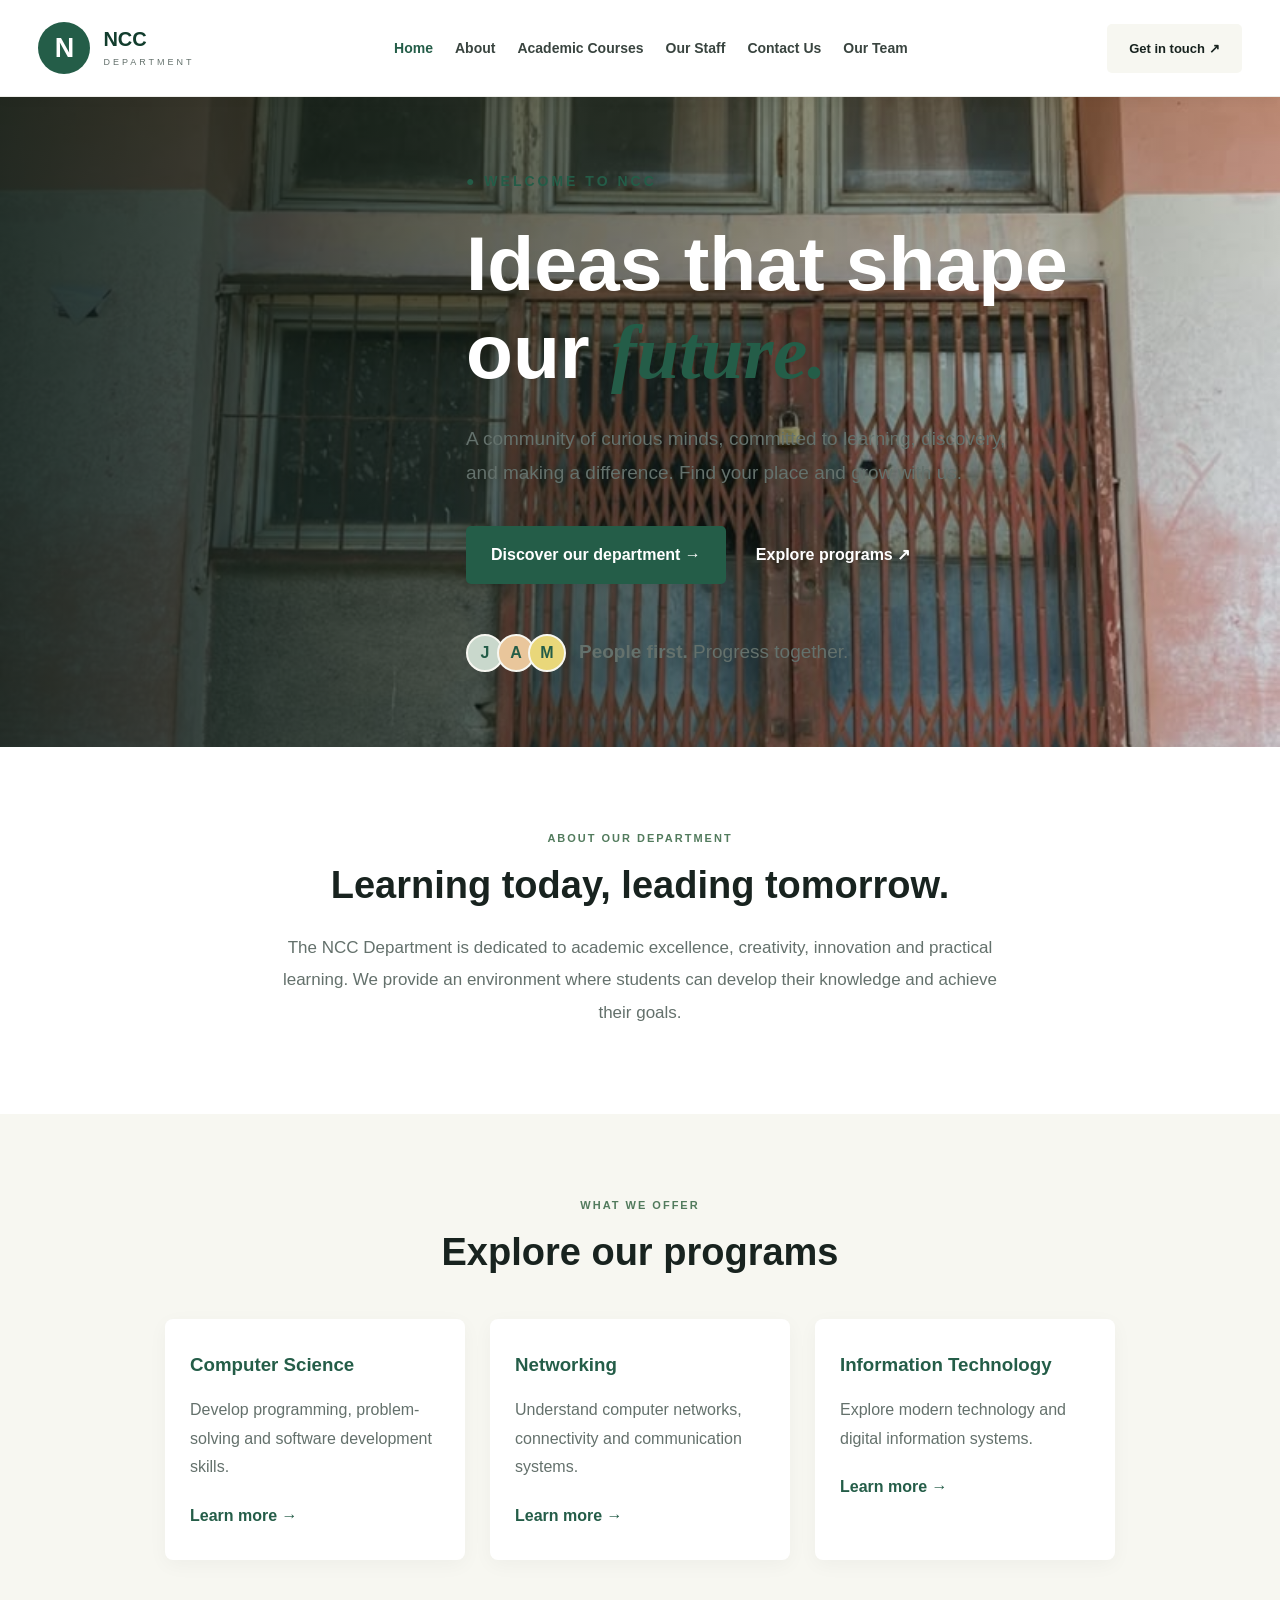
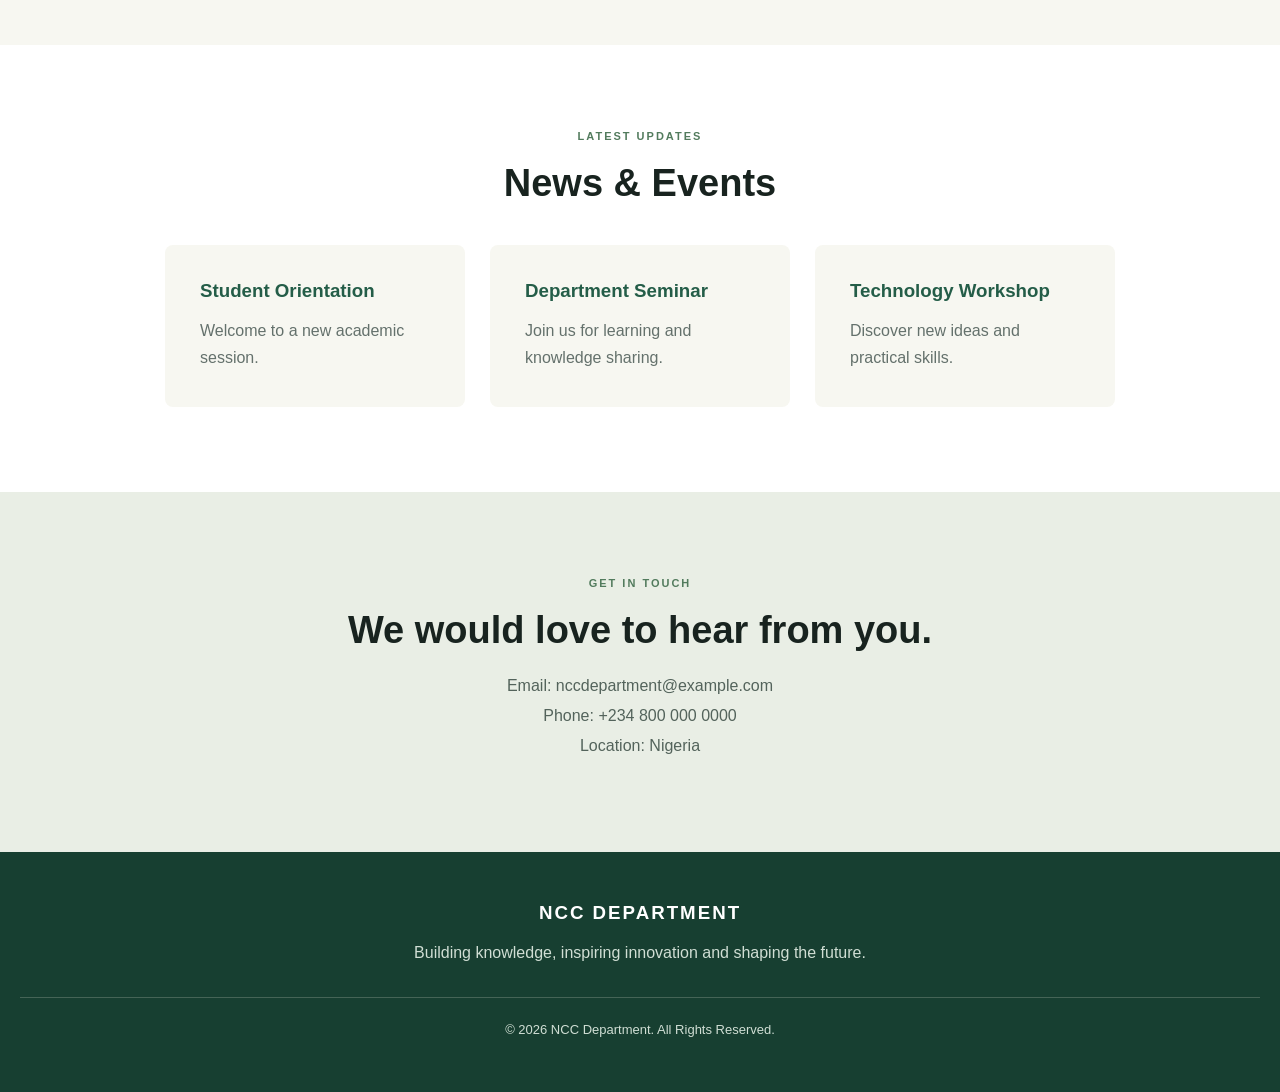
<file: index.html>
<!DOCTYPE html>
<html lang="en">

<head>
    <meta charset="UTF-8">
    <meta name="viewport" content="width=device-width, initial-scale=1.0">

    <title>NCC Department</title>

    <!-- External CSS -->
    <link rel="stylesheet" href="style.css">

    <!-- Internal CSS -->
    <style>
        * {
            margin: 0;
            padding: 0;
            box-sizing: border-box;
        }

        body {
            font-family: Arial, sans-serif;
            background-color: #f7f7f1;
            color: #18231f;
        }

        /* Hero Section */
        .hero {
            min-height: 650px;
            display: flex;
            align-items: center;
            justify-content: space-between;
            padding: 75px 5%;
            gap: 50px;
        }

        .hero-content {
            flex: 1;
        }

        .welcome {
            color: #245d48;
            font-size: 14px;
            font-weight: bold;
            letter-spacing: 3px;
            margin-bottom: 30px;
        }

        .hero h1 {
            font-size: clamp(45px, 6vw, 82px);
            line-height: 1.15;
            margin-bottom: 25px;
        }

        .hero h1 span {
            color: #245d48;
            font-family: Georgia, serif;
            font-style: italic;
        }

        .hero p {
            font-size: 19px;
            line-height: 1.8;
            color: #64716c;
            max-width: 550px;
        }

        .hero-image {
            flex: 1;
            min-width: 0;
        }

        .hero-image img {
            width: 100%;
            height: 480px;
            object-fit: cover;
            border-radius: 0 100px 5px 5px;
        }

        /* Hero Buttons */
        .hero-buttons {
            margin-top: 35px;
            display: flex;
            align-items: center;
            gap: 30px;
            flex-wrap: wrap;
        }
    </style>
</head>

<body>

    <!-- HEADER -->
    <header>
        <div class="logo">
            <div class="logo-icon">N</div>

            <div>
                <h2>NCC</h2>
                <small>DEPARTMENT</small>
            </div>
        </div>

        <nav>
            <a href="#home" class="active">Home</a>
            <a href="about.html">About</a>
            <a href="academic.html">Academic Courses</a>
            <a href="staff.html">Our Staff</a>
            <a href="contact.html">Contact Us</a>
            <a href="team.html">Our Team</a>
        </nav>

        <a href="contact.html" class="contact-button">
            Get in touch ↗
        </a>
    </header>









    <!-- HERO SECTION -->
    <section class="hero" id="home">

        <div class="hero-overlay"></div>

        <div class="hero-content">

            <div class="welcome">
                ● WELCOME TO NCC
            </div>

            <h1>
                Ideas that shape<br>
                our <span>future.</span>
            </h1>

            <p>
                A community of curious minds, committed to learning,
                discovery, and making a difference.
                Find your place and grow with us.
            </p>

            <div class="hero-buttons">

                <a href="#about" class="main-button">
                    Discover our department →
                </a>

                <a href="#programs" class="second-button">
                    Explore programs ↗
                </a>

            </div>

            <div class="people">
                <div class="circle">J</div>
                <div class="circle">A</div>
                <div class="circle">M</div>

                <p>
                    <strong>People first.</strong> Progress together.
                </p>
            </div>

        </div>

    </section>


    <!-- ABOUT SECTION -->
    <section class="about section" id="about">

        <div class="section-label">ABOUT OUR DEPARTMENT</div>

        <h2>Learning today, leading tomorrow.</h2>

        <p>
            The NCC Department is dedicated to academic excellence,
            creativity, innovation and practical learning.
            We provide an environment where students can develop
            their knowledge and achieve their goals.
        </p>

    </section>


    <!-- PROGRAMS SECTION -->
    <section class="programs section" id="programs">

        <div class="section-label">WHAT WE OFFER</div>

        <h2>Explore our programs</h2>

        <div class="program-container">

            <div class="program-card">
                <h3>Computer Science</h3>
                <p>
                    Develop programming, problem-solving
                    and software development skills.
                </p>
                <a href="#contact">Learn more →</a>
            </div>

            <div class="program-card">
                <h3>Networking</h3>
                <p>
                    Understand computer networks,
                    connectivity and communication systems.
                </p>
                <a href="#contact">Learn more →</a>
            </div>

            <div class="program-card">
                <h3>Information Technology</h3>
                <p>
                    Explore modern technology and
                    digital information systems.
                </p>
                <a href="#contact">Learn more →</a>
            </div>

        </div>

    </section>


    <!-- NEWS AND EVENTS -->
    <section class="news section" id="news">

        <div class="section-label">LATEST UPDATES</div>

        <h2>News & Events</h2>

        <div class="news-container">

            <div class="news-card">
                <h3>Student Orientation</h3>
                <p>Welcome to a new academic session.</p>
            </div>

            <div class="news-card">
                <h3>Department Seminar</h3>
                <p>Join us for learning and knowledge sharing.</p>
            </div>

            <div class="news-card">
                <h3>Technology Workshop</h3>
                <p>Discover new ideas and practical skills.</p>
            </div>

        </div>

    </section>


    <!-- CONTACT SECTION -->
    <section class="contact-section section" id="contact">

        <div class="section-label">GET IN TOUCH</div>

        <h2>We would love to hear from you.</h2>

        <p>Email: nccdepartment@example.com</p>
        <p>Phone: +234 800 000 0000</p>
        <p>Location: Nigeria</p>

    </section>


    <!-- FOOTER -->
    <footer>
        <h3>NCC DEPARTMENT</h3>

        <p>
            Building knowledge, inspiring innovation
            and shaping the future.
        </p>

        <p class="copyright">
            © 2026 NCC Department. All Rights Reserved.
        </p>
    </footer>

</body>

</html>
</file>
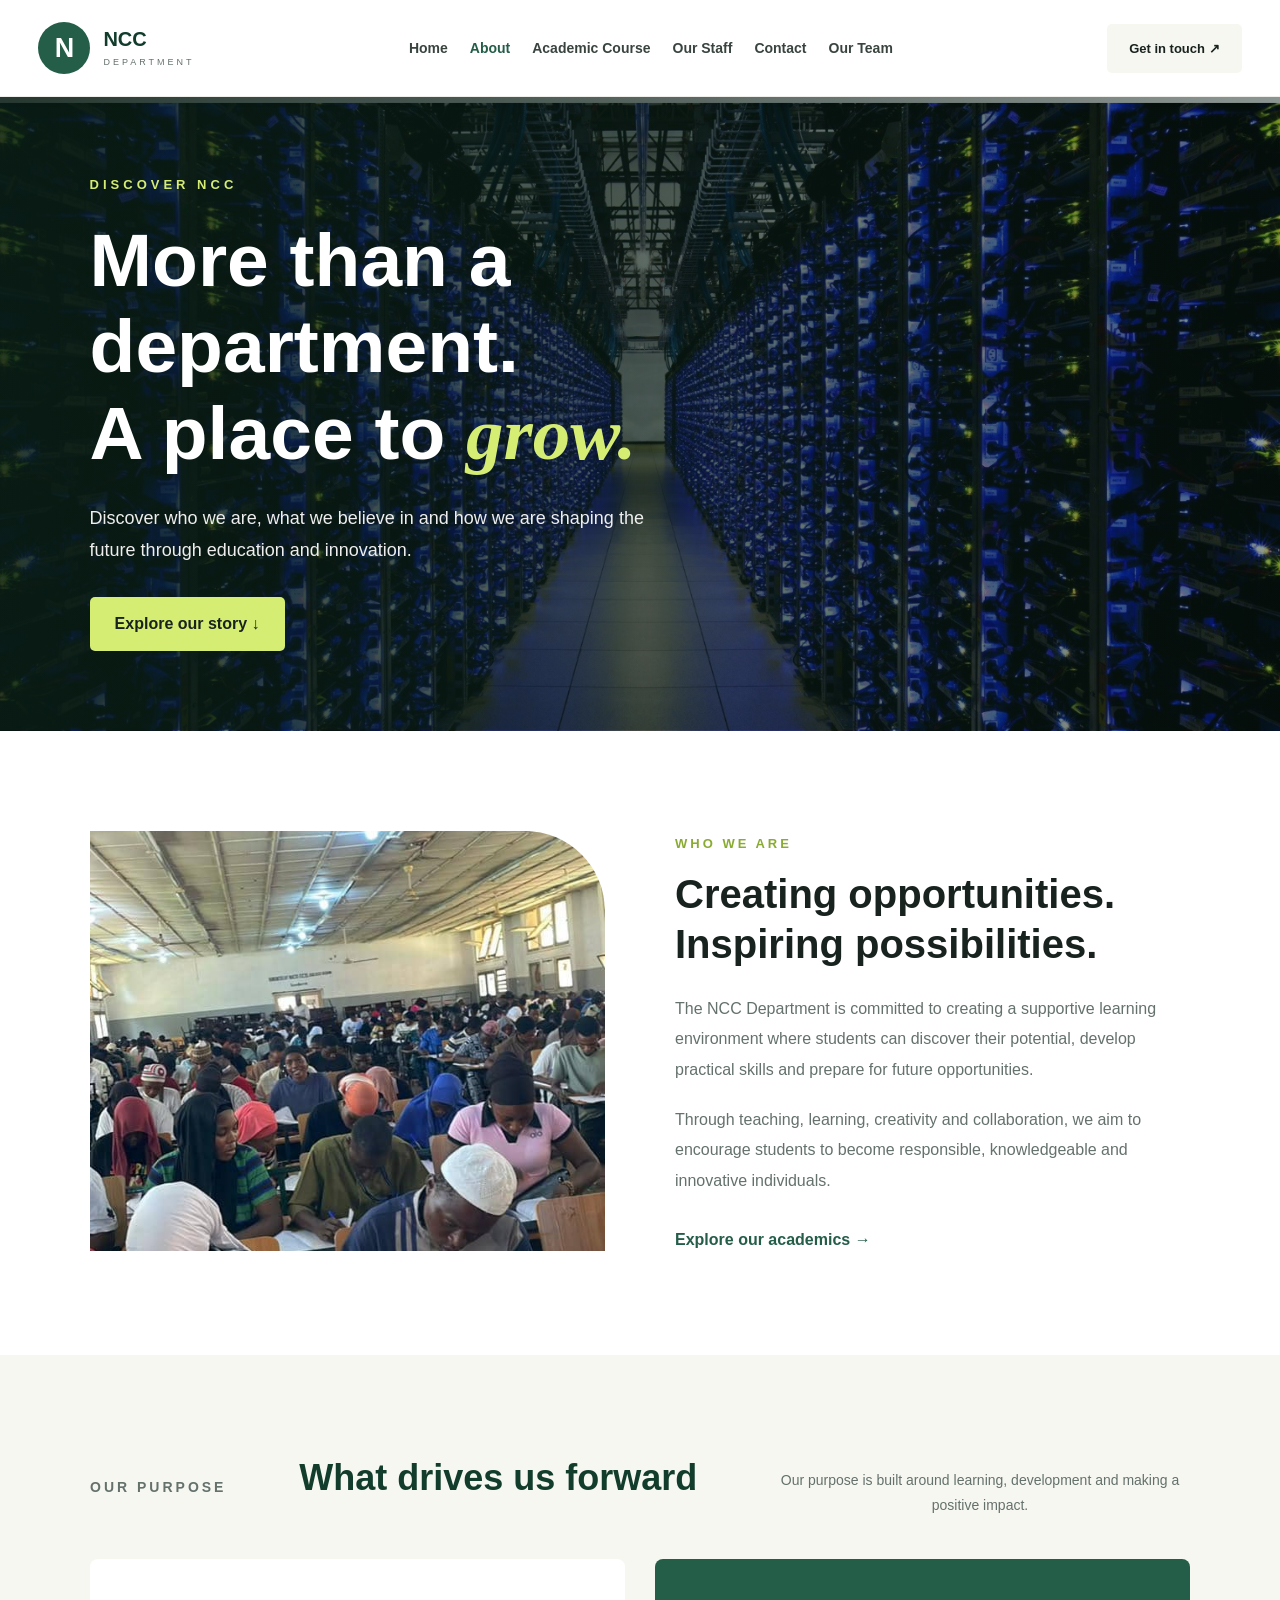
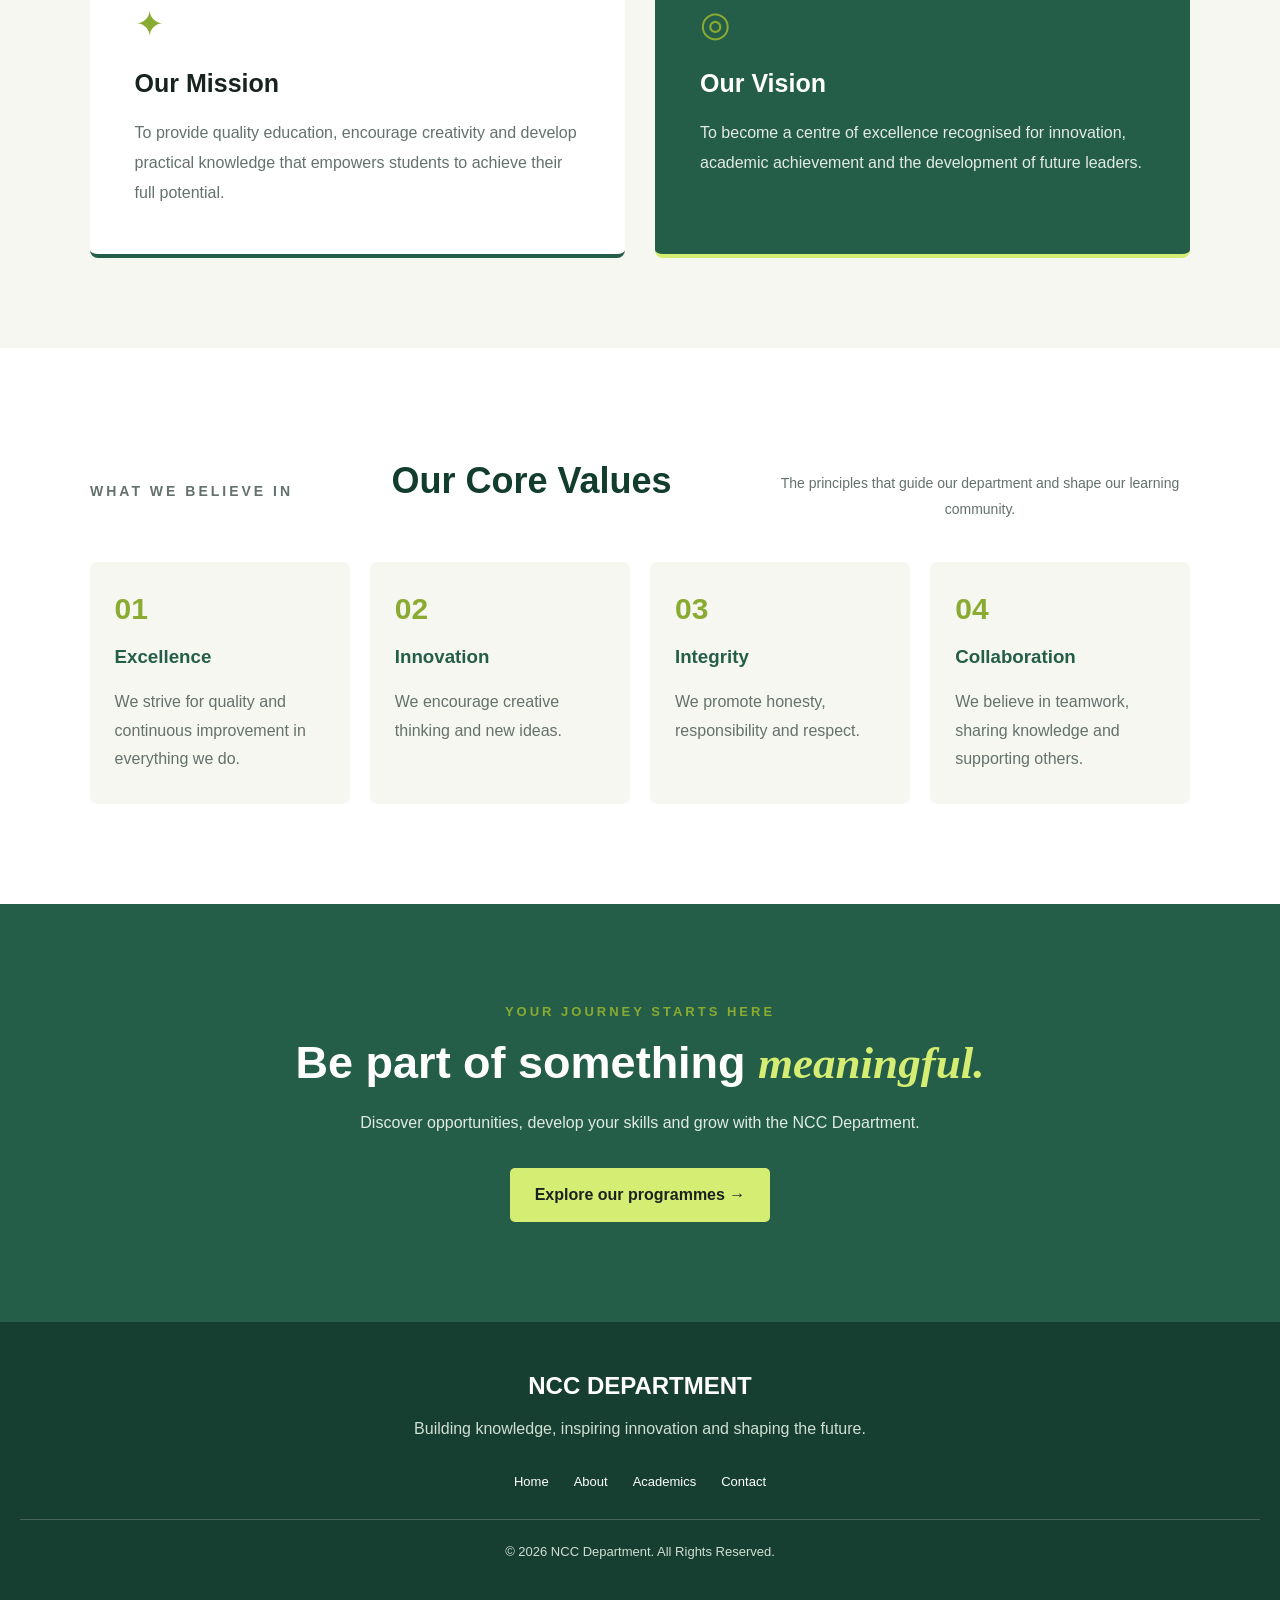
<file: about.html>
<!DOCTYPE html>
<html lang="en">

<head>
    <meta charset="UTF-8">
    <meta name="viewport" content="width=device-width, initial-scale=1.0">

    <title>About Us | NCC Department</title>

    <link rel="stylesheet" href="style.css">
</head>

<body>

    <!-- HEADER -->
    <header>
        <div class="logo">
            <div class="logo-icon">N</div>

            <div>
                <h2>NCC</h2>
                <small>DEPARTMENT</small>
            </div>
        </div>

        <nav>
            <a href="index.html">Home</a>
            <a href="about.html" class="active">About</a>
            <a href="academic.html">Academic Course</a>

            <a href="staff.html">Our Staff</a>
            <a href="contact.html">Contact</a>
            <a href="team.html">Our Team</a>
        </nav>

        <a href="contact.html" class="contact-button">
            Get in touch ↗
        </a>
    </header>


    <!-- ABOUT HERO -->
    <section class="about-hero">

        <div class="overlay"></div>

        <div class="about-hero-content">

            <p class="tag">DISCOVER NCC</p>

            <h1>
                More than a department.<br>
                A place to <span>grow.</span>
            </h1>

            <p>
                Discover who we are, what we believe in
                and how we are shaping the future
                through education and innovation.
            </p>

            <a href="#who-we-are" class="hero-btn">
                Explore our story ↓
            </a>

        </div>

    </section>


    <!-- WHO WE ARE -->
    <section class="who-section" id="who-we-are">

        <div class="who-image">
            <img src="images/student.jpeg"
                alt="Students learning together">
        </div>

        <div class="who-content">

            <p class="section-tag">WHO WE ARE</p>

            <h2>
                Creating opportunities.
                Inspiring possibilities.
            </h2>

            <p>
                The NCC Department is committed to creating
                a supportive learning environment where
                students can discover their potential,
                develop practical skills and prepare
                for future opportunities.
            </p>

            <p>
                Through teaching, learning, creativity
                and collaboration, we aim to encourage
                students to become responsible,
                knowledgeable and innovative individuals.
            </p>

            <a href="programs.html" class="text-link">
                Explore our academics →
            </a>

        </div>

    </section>


    <!-- MISSION AND VISION -->
    <section class="mission-section">

        <div class="section-heading">

            <p class="section-tag">OUR PURPOSE</p>

            <h2>What drives us forward</h2>

            <p>
                Our purpose is built around learning,
                development and making a positive impact.
            </p>

        </div>

        <div class="mission-container">

            <div class="mission-card">

                <div class="card-icon">✦</div>

                <h3>Our Mission</h3>

                <p>
                    To provide quality education,
                    encourage creativity and develop
                    practical knowledge that empowers
                    students to achieve their full potential.
                </p>

            </div>


            <div class="mission-card vision-card">

                <div class="card-icon">◎</div>

                <h3>Our Vision</h3>

                <p>
                    To become a centre of excellence
                    recognised for innovation, academic
                    achievement and the development
                    of future leaders.
                </p>

            </div>

        </div>

    </section>


    <!-- CORE VALUES -->
    <section class="values-section">

        <div class="section-heading">

            <p class="section-tag">WHAT WE BELIEVE IN</p>

            <h2>Our Core Values</h2>

            <p>
                The principles that guide our department
                and shape our learning community.
            </p>

        </div>

        <div class="values-container">

            <div class="value-card">
                <span>01</span>
                <h3>Excellence</h3>
                <p>
                    We strive for quality and continuous
                    improvement in everything we do.
                </p>
            </div>

            <div class="value-card">
                <span>02</span>
                <h3>Innovation</h3>
                <p>
                    We encourage creative thinking
                    and new ideas.
                </p>
            </div>

            <div class="value-card">
                <span>03</span>
                <h3>Integrity</h3>
                <p>
                    We promote honesty, responsibility
                    and respect.
                </p>
            </div>

            <div class="value-card">
                <span>04</span>
                <h3>Collaboration</h3>
                <p>
                    We believe in teamwork, sharing
                    knowledge and supporting others.
                </p>
            </div>

        </div>

    </section>


    


    <!-- CALL TO ACTION -->
    <section class="cta-section">

        <p class="section-tag">YOUR JOURNEY STARTS HERE</p>

        <h2>
            Be part of something
            <span>meaningful.</span>
        </h2>

        <p>
            Discover opportunities, develop your skills
            and grow with the NCC Department.
        </p>

        <a href="programs.html" class="cta-button">
            Explore our programmes →
        </a>

    </section>


    <!-- FOOTER -->
    <footer>

        <h2>NCC DEPARTMENT</h2>

        <p>
            Building knowledge, inspiring innovation
            and shaping the future.
        </p>

        <div class="footer-links">
            <a href="index.html">Home</a>
            <a href="about.html">About</a>
            <a href="programs.html">Academics</a>
            <a href="contact.html">Contact</a>
        </div>

        <p class="copyright">
            © 2026 NCC Department. All Rights Reserved.
        </p>

    </footer>

</body>

</html>
</file>
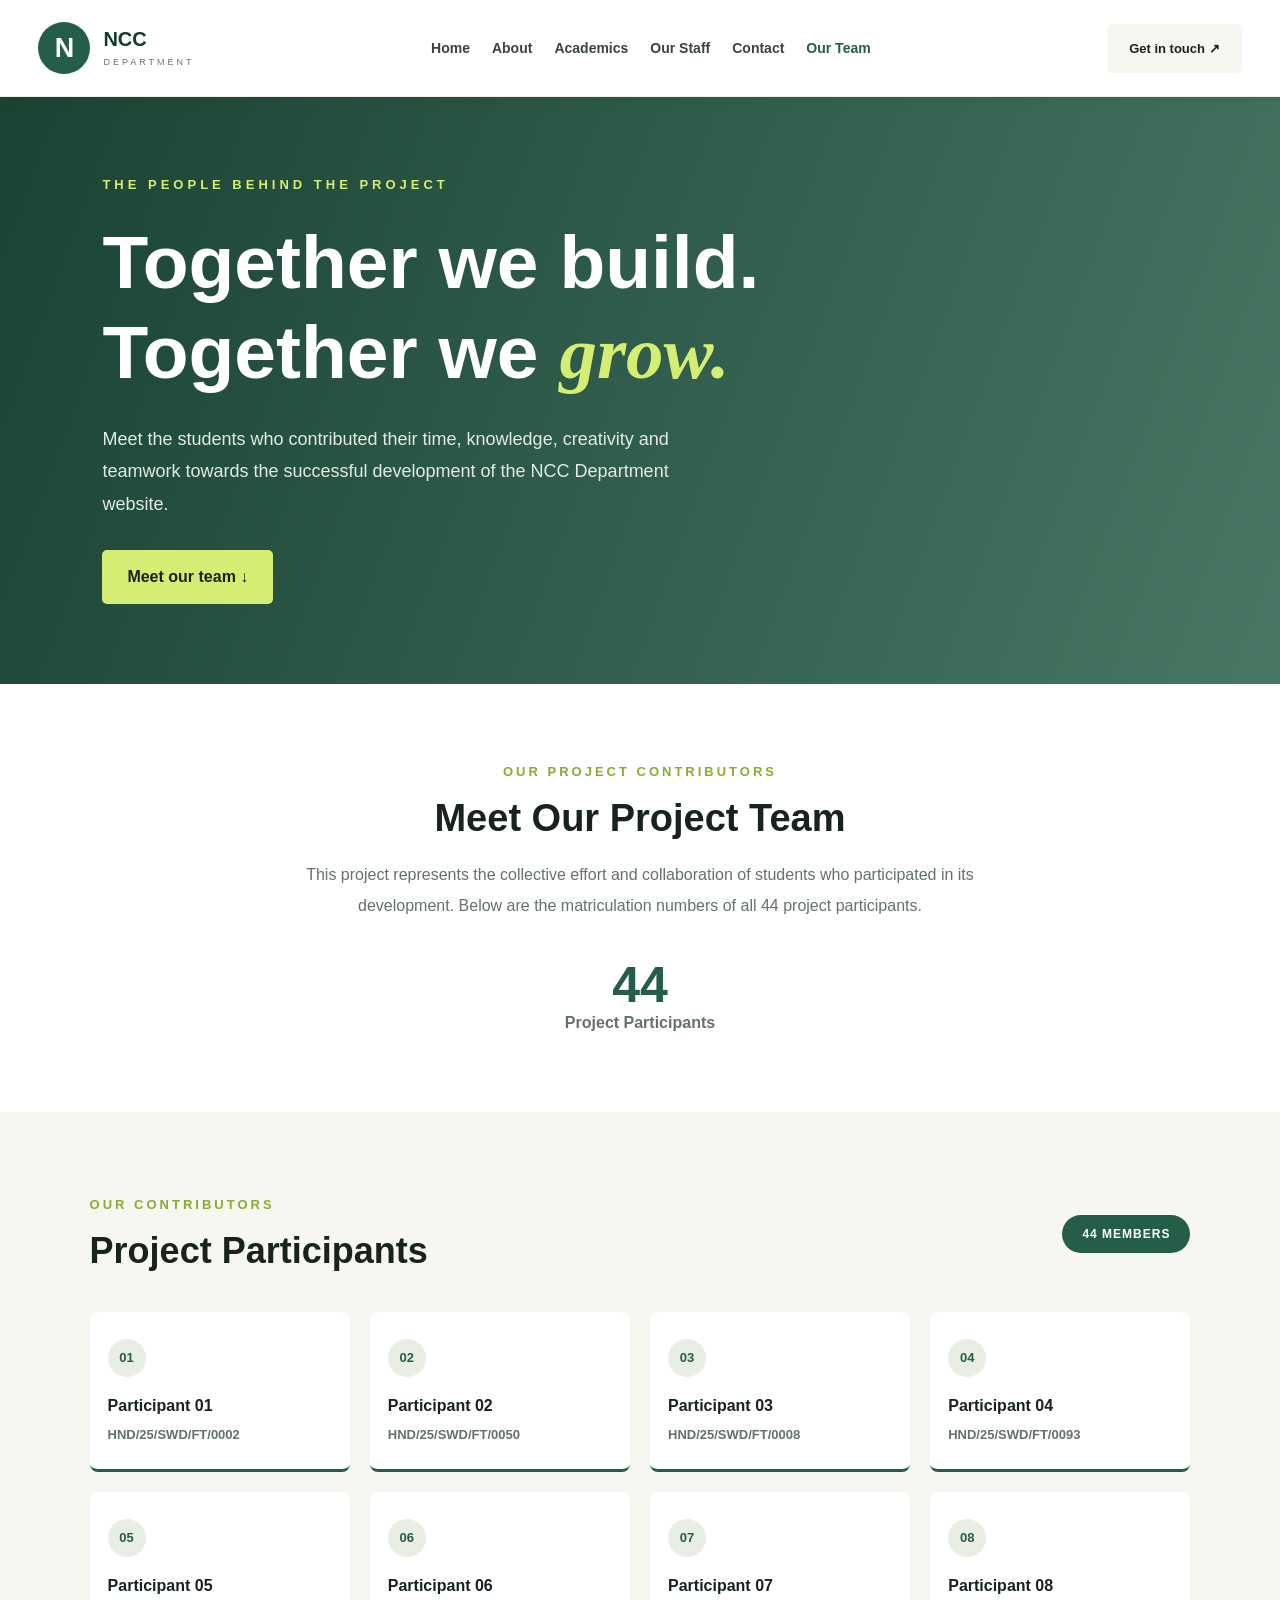
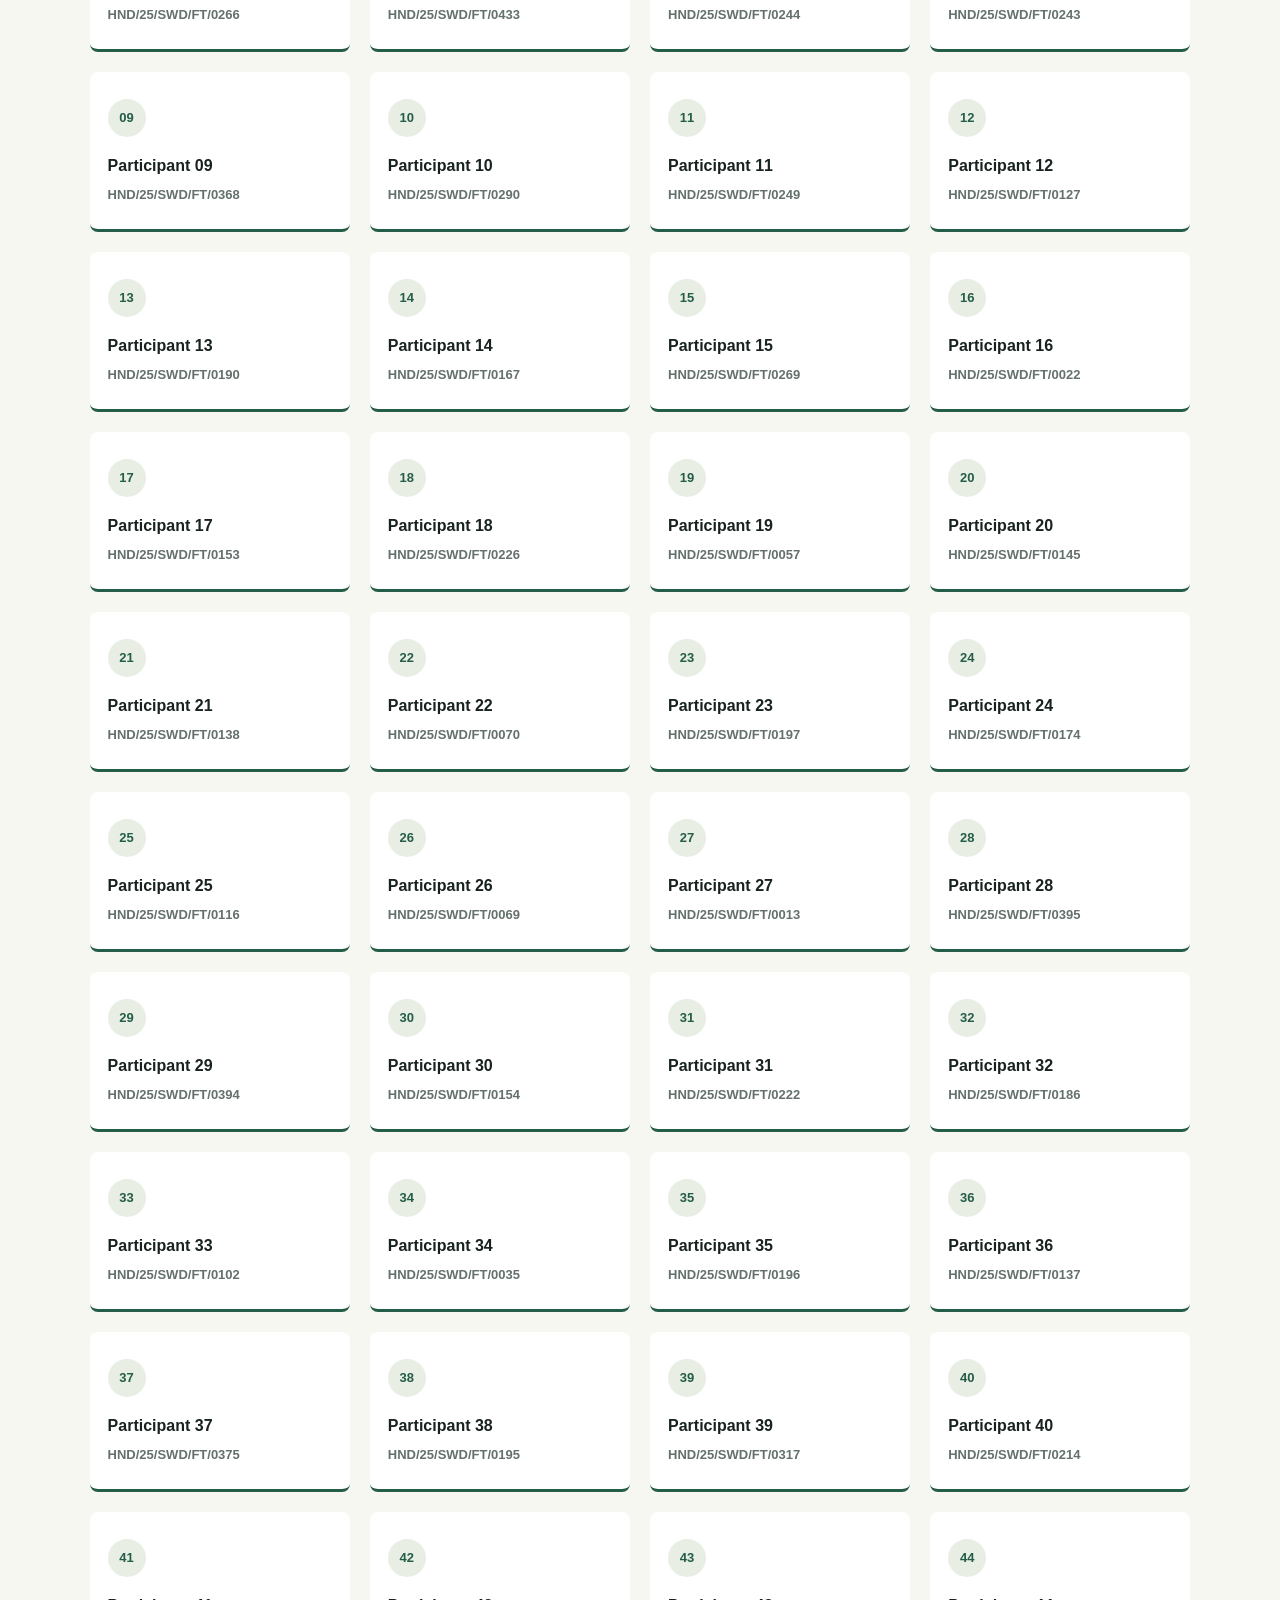
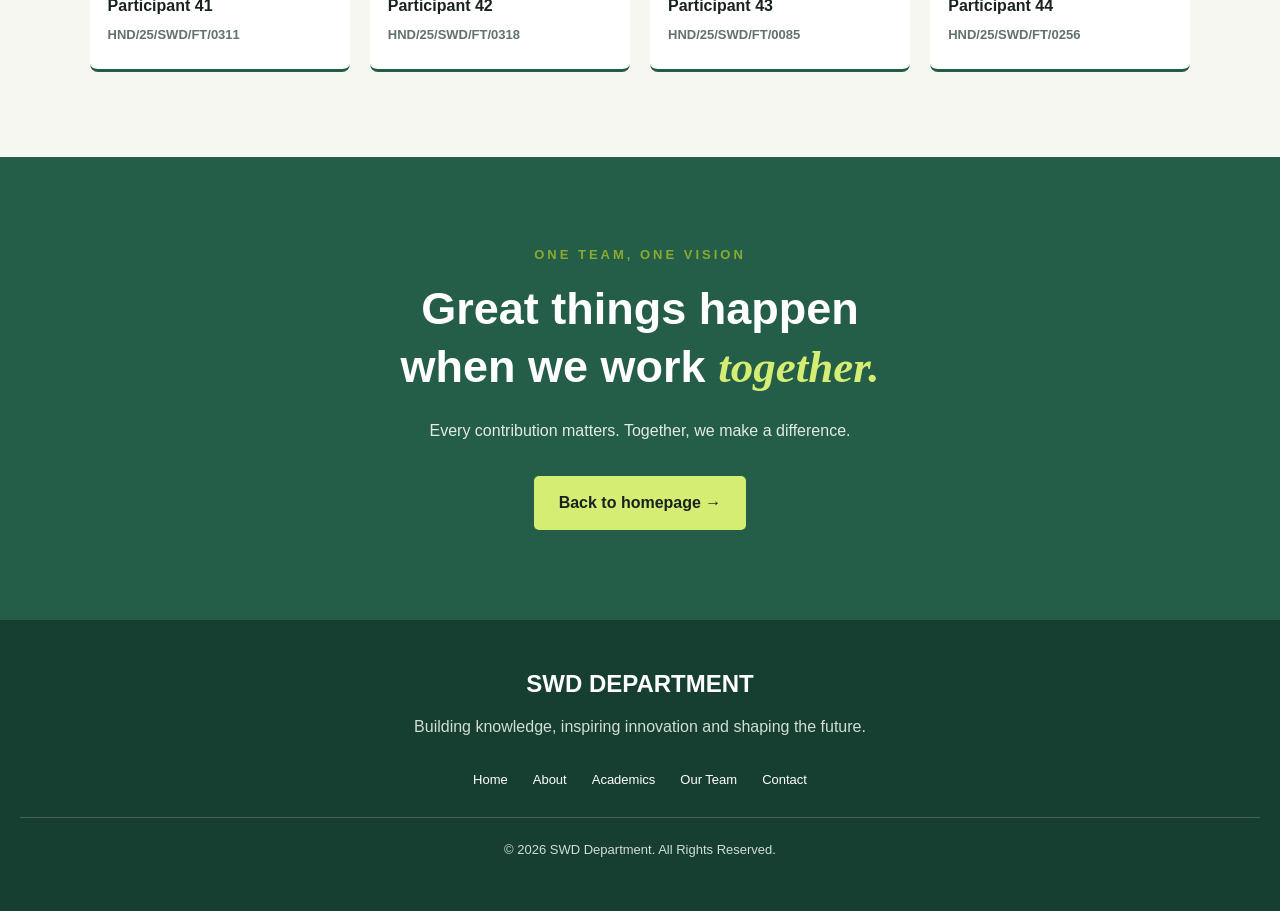
<file: team.html>
<!DOCTYPE html>
<html lang="en">

<head>
    <meta charset="UTF-8">
    <meta name="viewport" content="width=device-width, initial-scale=1.0">

    <title>Our Team | NCC Department</title>

    <link rel="stylesheet" href="style.css">
</head>

<body>

    <!-- HEADER -->
    <header>
        <div class="logo">
            <div class="logo-icon">N</div>

            <div>
                <h2>NCC</h2>
                <small>DEPARTMENT</small>
            </div>
        </div>

        <nav>
            <a href="index.html">Home</a>
            <a href="about.html">About</a>
            <a href="academic.html">Academics</a>

            <a href="staff.html">Our Staff</a>
            <a href="contact.html">Contact</a>
            <a href="team.html" class="active">Our Team</a>
        </nav>

        <a href="contact.html" class="contact-button">
            Get in touch ↗
        </a>
    </header>


    <!-- TEAM HERO -->
    <section class="team-hero">

        <div class="team-hero-content">

            <p class="tag">THE PEOPLE BEHIND THE PROJECT</p>

            <h1>
                Together we build.<br>
                Together we <span>grow.</span>
            </h1>

            <p>
                Meet the students who contributed their
                time, knowledge, creativity and teamwork
                towards the successful development of
                the NCC Department website.
            </p>

            <a href="#team-members" class="hero-btn">
                Meet our team ↓
            </a>

        </div>

    </section>


    <!-- TEAM INTRODUCTION -->
    <section class="team-intro">

        <p class="section-tag">OUR PROJECT CONTRIBUTORS</p>

        <h2>Meet Our Project Team</h2>

        <p>
            This project represents the collective effort
            and collaboration of students who participated
            in its development. Below are the matriculation
            numbers of all 44 project participants.
        </p>

        <div class="team-stat">
            <h3>44</h3>
            <p>Project Participants</p>
        </div>

    </section>


    <!-- TEAM MEMBERS -->
    <section class="team-section" id="team-members">

        <div class="team-heading">

            <div>
                <p class="section-tag">OUR CONTRIBUTORS</p>
                <h2>Project Participants</h2>
            </div>

            <span class="total-members">44 MEMBERS</span>

        </div>


        <div class="team-grid">

            <div class="member-card">
                <span class="member-number">01</span>
                <h3>Participant 01</h3>
                <p>HND/25/SWD/FT/0002</p>
            </div>

            <div class="member-card">
                <span class="member-number">02</span>
                <h3>Participant 02</h3>
                <p>HND/25/SWD/FT/0050</p>
            </div>

            <div class="member-card">
                <span class="member-number">03</span>
                <h3>Participant 03</h3>
                <p>HND/25/SWD/FT/0008</p>
            </div>

            <div class="member-card">
                <span class="member-number">04</span>
                <h3>Participant 04</h3>
                <p>HND/25/SWD/FT/0093</p>
            </div>

            <div class="member-card">
                <span class="member-number">05</span>
                <h3>Participant 05</h3>
                <p>HND/25/SWD/FT/0266</p>
            </div>

            <div class="member-card">
                <span class="member-number">06</span>
                <h3>Participant 06</h3>
                <p>HND/25/SWD/FT/0433</p>
            </div>

            <div class="member-card">
                <span class="member-number">07</span>
                <h3>Participant 07</h3>
                <p>HND/25/SWD/FT/0244</p>
            </div>

            <div class="member-card">
                <span class="member-number">08</span>
                <h3>Participant 08</h3>
                <p>HND/25/SWD/FT/0243</p>
            </div>

            <div class="member-card">
                <span class="member-number">09</span>
                <h3>Participant 09</h3>
                <p>HND/25/SWD/FT/0368</p>
            </div>

            <div class="member-card">
                <span class="member-number">10</span>
                <h3>Participant 10</h3>
                <p>HND/25/SWD/FT/0290</p>
            </div>

            <div class="member-card">
                <span class="member-number">11</span>
                <h3>Participant 11</h3>
                <p>HND/25/SWD/FT/0249</p>
            </div>

            <div class="member-card">
                <span class="member-number">12</span>
                <h3>Participant 12</h3>
                <p>HND/25/SWD/FT/0127</p>
            </div>

            <div class="member-card">
                <span class="member-number">13</span>
                <h3>Participant 13</h3>
                <p>HND/25/SWD/FT/0190</p>
            </div>

            <div class="member-card">
                <span class="member-number">14</span>
                <h3>Participant 14</h3>
                <p>HND/25/SWD/FT/0167</p>
            </div>

            <div class="member-card">
                <span class="member-number">15</span>
                <h3>Participant 15</h3>
                <p>HND/25/SWD/FT/0269</p>
            </div>

            <div class="member-card">
                <span class="member-number">16</span>
                <h3>Participant 16</h3>
                <p>HND/25/SWD/FT/0022</p>
            </div>

            <div class="member-card">
                <span class="member-number">17</span>
                <h3>Participant 17</h3>
                <p>HND/25/SWD/FT/0153</p>
            </div>

            <div class="member-card">
                <span class="member-number">18</span>
                <h3>Participant 18</h3>
                <p>HND/25/SWD/FT/0226</p>
            </div>

            <div class="member-card">
                <span class="member-number">19</span>
                <h3>Participant 19</h3>
                <p>HND/25/SWD/FT/0057</p>
            </div>

            <div class="member-card">
                <span class="member-number">20</span>
                <h3>Participant 20</h3>
                <p>HND/25/SWD/FT/0145</p>
            </div>

            <div class="member-card">
                <span class="member-number">21</span>
                <h3>Participant 21</h3>
                <p>HND/25/SWD/FT/0138</p>
            </div>

            <div class="member-card">
                <span class="member-number">22</span>
                <h3>Participant 22</h3>
                <p>HND/25/SWD/FT/0070</p>
            </div>

            <div class="member-card">
                <span class="member-number">23</span>
                <h3>Participant 23</h3>
                <p>HND/25/SWD/FT/0197</p>
            </div>

            <div class="member-card">
                <span class="member-number">24</span>
                <h3>Participant 24</h3>
                <p>HND/25/SWD/FT/0174</p>
            </div>

            <div class="member-card">
                <span class="member-number">25</span>
                <h3>Participant 25</h3>
                <p>HND/25/SWD/FT/0116</p>
            </div>

            <div class="member-card">
                <span class="member-number">26</span>
                <h3>Participant 26</h3>
                <p>HND/25/SWD/FT/0069</p>
            </div>

            <div class="member-card">
                <span class="member-number">27</span>
                <h3>Participant 27</h3>
                <p>HND/25/SWD/FT/0013</p>
            </div>

            <div class="member-card">
                <span class="member-number">28</span>
                <h3>Participant 28</h3>
                <p>HND/25/SWD/FT/0395</p>
            </div>

            <div class="member-card">
                <span class="member-number">29</span>
                <h3>Participant 29</h3>
                <p>HND/25/SWD/FT/0394</p>
            </div>

            <div class="member-card">
                <span class="member-number">30</span>
                <h3>Participant 30</h3>
                <p>HND/25/SWD/FT/0154</p>
            </div>

            <div class="member-card">
                <span class="member-number">31</span>
                <h3>Participant 31</h3>
                <p>HND/25/SWD/FT/0222</p>
            </div>

            <div class="member-card">
                <span class="member-number">32</span>
                <h3>Participant 32</h3>
                <p>HND/25/SWD/FT/0186</p>
            </div>

            <div class="member-card">
                <span class="member-number">33</span>
                <h3>Participant 33</h3>
                <p>HND/25/SWD/FT/0102</p>
            </div>

            <div class="member-card">
                <span class="member-number">34</span>
                <h3>Participant 34</h3>
                <p>HND/25/SWD/FT/0035</p>
            </div>

            <div class="member-card">
                <span class="member-number">35</span>
                <h3>Participant 35</h3>
                <p>HND/25/SWD/FT/0196</p>
            </div>

            <div class="member-card">
                <span class="member-number">36</span>
                <h3>Participant 36</h3>
                <p>HND/25/SWD/FT/0137</p>
            </div>

            <div class="member-card">
                <span class="member-number">37</span>
                <h3>Participant 37</h3>
                <p>HND/25/SWD/FT/0375</p>
            </div>

            <div class="member-card">
                <span class="member-number">38</span>
                <h3>Participant 38</h3>
                <p>HND/25/SWD/FT/0195</p>
            </div>

            <div class="member-card">
                <span class="member-number">39</span>
                <h3>Participant 39</h3>
                <p>HND/25/SWD/FT/0317</p>
            </div>

            <div class="member-card">
                <span class="member-number">40</span>
                <h3>Participant 40</h3>
                <p>HND/25/SWD/FT/0214</p>
            </div>

            <div class="member-card">
                <span class="member-number">41</span>
                <h3>Participant 41</h3>
                <p>HND/25/SWD/FT/0311</p>
            </div>

            <div class="member-card">
                <span class="member-number">42</span>
                <h3>Participant 42</h3>
                <p>HND/25/SWD/FT/0318</p>
            </div>

            <div class="member-card">
                <span class="member-number">43</span>
                <h3>Participant 43</h3>
                <p>HND/25/SWD/FT/0085</p>
            </div>

            <div class="member-card">
                <span class="member-number">44</span>
                <h3>Participant 44</h3>
                <p>HND/25/SWD/FT/0256</p>
            </div>

        </div>

    </section>


    <!-- CLOSING SECTION -->
    <section class="closing-section">

        <p class="section-tag">ONE TEAM, ONE VISION</p>

        <h2>
            Great things happen<br>
            when we work <span>together.</span>
        </h2>

        <p>
            Every contribution matters.
            Together, we make a difference.
        </p>

        <a href="index.html" class="closing-btn">
            Back to homepage →
        </a>

    </section>


    <!-- FOOTER -->
    <footer>

        <h2>SWD DEPARTMENT</h2>

        <p>
            Building knowledge, inspiring innovation
            and shaping the future.
        </p>

        <div class="footer-links">
            <a href="index.html">Home</a>
            <a href="about.html">About</a>
            <a href="academic.html">Academics</a>
            <a href="team.html">Our Team</a>
            <a href="contact.html">Contact</a>
        </div>

        <p class="copyright">
            © 2026 SWD Department. All Rights Reserved.
        </p>

    </footer>

</body>

</html>
</file>
<file: style.css>
/* HEADER */

/* header {

    display: flex;
    align-items: center;
    justify-content: space-between;
    padding: 22px 3%;
    background-color: #ffffff;
    border-bottom: 1px solid #eeeeea;
} */


/* STATIC / STICKY HEADER */

header {
    display: flex;
    justify-content: space-between;
    align-items: center;
    padding: 22px 3%;

    background-color: white;

    position: sticky;
    top: 0;
    z-index: 1000;

    width: 100%;
    border-bottom: 2px solid black;
}

/* LOGO */

.logo {
    display: flex;
    align-items: center;
    gap: 13px;
}

.logo-icon {
    background-color: #245d48;
    color: white;
    width: 52px;
    height: 52px;
    border-radius: 50%;
    display: flex;
    align-items: center;
    justify-content: center;
    font-size: 27px;
    font-weight: bold;
}

.logo h2 {
    font-size: 20px;
}

.logo small {
    letter-spacing: 3px;
    font-size: 10px;
    color: #64716c;
}

/* NAVIGATION */

nav {
    display: flex;
    gap: 35px;
}

nav a {
    text-decoration: none;
    color: #39443f;
    font-size: 15px;
    font-weight: bold;
}

nav a:hover,
nav a.active {
    color: #245d48;
}

/* CONTACT BUTTON */

.contact-button {
    text-decoration: none;
    color: #18231f;
    background-color: #f7f7f1;
    padding: 18px 23px;
    border-radius: 6px;
    font-weight: bold;
}

.contact-button:hover {
    background-color: #e9eee5;
}

/* HERO BUTTONS */

.main-button {
    background-color: #245d48;
    color: white;
    text-decoration: none;
    padding: 22px 25px;
    border-radius: 5px;
    font-weight: bold;
}

.main-button:hover {
    background-color: #174431;
}

.second-button {
    text-decoration: none;
    color: #18231f;
    font-weight: bold;
}

.second-button:hover {
    color: #245d48;
}

/* PEOPLE SECTION */

.people {
    display: flex;
    align-items: center;
    margin-top: 55px;
}

.circle {
    width: 38px;
    height: 38px;
    border-radius: 50%;
    background-color: #c9d8cc;
    display: flex;
    align-items: center;
    justify-content: center;
    margin-right: -7px;
    border: 2px solid #f7f7f1;
    font-weight: bold;
    color: #245d48;
}

.circle:nth-child(2) {
    background-color: #e9c69b;
}

.circle:nth-child(3) {
    background-color: #e9d77a;
}

.people p {
    margin-left: 20px;
    font-size: 14px;
}

/* GENERAL SECTIONS */

.section {
    padding: 85px 7%;
    text-align: center;
}

.section-label {
    color: #8aab32;
    font-size: 13px;
    font-weight: bold;
    letter-spacing: 3px;
    margin-bottom: 20px;
}

.section h2 {
    color: #18231f;
    font-size: 38px;
    margin-bottom: 25px;
}

.about {
    background-color: #ffffff;
}

.about p {
    max-width: 750px;
    margin: auto;
    line-height: 1.9;
    color: #64716c;
    font-size: 17px;
}

/* PROGRAM CARDS */

.programs {
    background-color: #f7f7f1;
}

.program-container {
    display: flex;
    justify-content: center;
    gap: 25px;
    margin-top: 45px;
    flex-wrap: wrap;
}

.program-card {
    background-color: white;
    padding: 35px 25px;
    width: 300px;
    text-align: left;
    border-radius: 8px;
    box-shadow: 0 5px 20px rgba(0, 0, 0, 0.04);
    transition: 0.3s;
}

.program-card:hover {
    transform: translateY(-7px);
}

.program-card h3 {
    color: #245d48;
    margin-bottom: 20px;
}

.program-card p {
    color: #64716c;
    line-height: 1.8;
    margin-bottom: 25px;
}

.program-card a {
    color: #245d48;
    text-decoration: none;
    font-weight: bold;
}

/* NEWS */

.news {
    background-color: white;
}

.news-container {
    display: flex;
    justify-content: center;
    gap: 25px;
    margin-top: 40px;
    flex-wrap: wrap;
}

.news-card {
    background-color: #f7f7f1;
    padding: 35px;
    width: 300px;
    border-radius: 8px;
    text-align: left;
}

.news-card h3 {
    color: #245d48;
    margin-bottom: 15px;
}

.news-card p {
    color: #64716c;
    line-height: 1.7;
}

/* CONTACT */

.contact-section {
    background-color: #e9eee5;
}

.contact-section p {
    color: #53635b;
    margin: 12px;
}

/* FOOTER */

footer {
    background-color: #173f31;
    color: white;
    text-align: center;
    padding: 45px 20px;
}

footer h3 {
    margin-bottom: 15px;
    letter-spacing: 2px;
}

footer p {
    color: #d0ded4;
    line-height: 1.8;
}

.copyright {
    margin-top: 30px;
    border-top: 1px solid #456456;
    padding-top: 20px;
    font-size: 13px;
}

/* RESPONSIVE DESIGN */

@media (max-width: 900px) {

    header {
        flex-wrap: wrap;
        gap: 20px;
    }

    nav {
        gap: 15px;
        flex-wrap: wrap;
    }

    .hero {
        flex-direction: column;
        align-items: stretch;
    }

    .hero-image img {
        height: 350px;
    }
}

@media (max-width: 600px) {

    header {
        flex-direction: column;
    }

    nav {
        justify-content: center;
        gap: 15px;
    }

    nav a {
        font-size: 13px;
    }

    .contact-button {
        padding: 12px 18px;
    }

    .hero {
        padding: 50px 6%;
    }

    .hero h1 {
        font-size: 45px;
    }

    .hero p {
        font-size: 16px;
    }

    .hero-image img {
        height: 280px;
    }

    .section {
        padding: 60px 6%;
    }

    .section h2 {
        font-size: 29px;
    }

    .people {
        flex-wrap: wrap;
    }


}



/* HERO BACKGROUND */

.hero {
    min-height: 680px;
    position: relative;

    display: flex;
    align-items: center;

    padding: 80px 5%;

    background-image:
        linear-gradient(to right,
            rgba(10, 25, 19, 0.88),
            rgba(10, 25, 19, 0.55),
            rgba(10, 25, 19, 0.15)),
        url("hero.jpg");

    background-size: cover;
    background-position: center;
    background-repeat: no-repeat;
}

/* HERO CONTENT */

.hero-content {
    position: relative;
    z-index: 2;
    max-width: 750px;
    color: white;
}

/* WELCOME TEXT */

.welcome {
    color: #d5ed73;
    font-size: 15px;
    font-weight: bold;
    letter-spacing: 4px;
    margin-bottom: 30px;
}

/* MAIN HEADING */

.hero h1 {
    font-size: clamp(45px, 6vw, 85px);
    line-height: 1.15;
    margin-bottom: 25px;
    color: white;
}

.hero h1 span {
    color: #d5ed73;
    font-family: Georgia, serif;
    font-style: italic;
}

/* DESCRIPTION */

.hero p {
    font-size: 19px;
    line-height: 1.8;
    color: #eeeeee;
    max-width: 650px;
}

/* BUTTONS */

.hero-buttons {
    margin-top: 35px;
    display: flex;
    align-items: center;
    gap: 30px;
    flex-wrap: wrap;
}

.main-button {
    background-color: #245d48;
    color: white;
    text-decoration: none;
    padding: 20px 25px;
    border-radius: 5px;
    font-weight: bold;
}

.second-button {
    color: white;
    text-decoration: none;
    font-weight: bold;
}

/* PEOPLE */

.people {
    display: flex;
    align-items: center;
    margin-top: 50px;
}

.people p {
    margin-left: 20px;
    font-size: 14px;
}

/* MOBILE */

@media (max-width: 600px) {

    .hero {
        min-height: 650px;
        padding: 60px 6%;

        background-position: center;
    }

    .hero h1 {
        font-size: 45px;
    }

    .hero p {
        font-size: 16px;
    }
}



/* HERO BACKGROUND */

.hero {
    min-height: 680px;
    position: relative;

    display: flex;
    align-items: center;

    padding: 80px 5%;

    background-image:
        linear-gradient(to right,
            rgba(10, 25, 19, 0.88),
            rgba(10, 25, 19, 0.55),
            rgba(10, 25, 19, 0.15)),
        url("images/frontdoor.jpeg");

    background-size: cover;
    background-position: center;
    background-repeat: no-repeat;
}

/* HERO CONTENT */

.hero-content {
    position: relative;
    z-index: 2;
    max-width: 750px;
    color: white;
}

/* WELCOME TEXT */

.welcome {
    color: #d5ed73;
    font-size: 15px;
    font-weight: bold;
    letter-spacing: 4px;
    margin-bottom: 30px;
}

/* MAIN HEADING */

.hero h1 {
    font-size: clamp(45px, 6vw, 85px);
    line-height: 1.15;
    margin-bottom: 25px;
    color: white;
}

.hero h1 span {
    color: #d5ed73;
    font-family: Georgia, serif;
    font-style: italic;
}

/* DESCRIPTION */

.hero p {
    font-size: 19px;
    line-height: 1.8;
    color: #eeeeee;
    max-width: 650px;
}

/* BUTTONS */

.hero-buttons {
    margin-top: 35px;
    display: flex;
    align-items: center;
    gap: 30px;
    flex-wrap: wrap;
}

.main-button {
    background-color: #245d48;
    color: white;
    text-decoration: none;
    padding: 20px 25px;
    border-radius: 5px;
    font-weight: bold;
}

.second-button {
    color: white;
    text-decoration: none;
    font-weight: bold;
}

/* PEOPLE */

.people {
    display: flex;
    align-items: center;
    margin-top: 50px;
}

.people p {
    margin-left: 20px;
    font-size: 14px;
}

/* MOBILE */

@media (max-width: 600px) {

    .hero {
        min-height: 650px;
        padding: 60px 6%;

        background-position: center;
    }

    .hero h1 {
        font-size: 45px;
    }

    .hero p {
        font-size: 16px;
    }
}




/* GENERAL STYLING */

* {
    margin: 0;
    padding: 0;
    box-sizing: border-box;
}

body {
    font-family: Arial, sans-serif;
    background: #f7f7f1;
    color: #18231f;
}

html {
    scroll-behavior: smooth;
}

/* HEADER */

header {
    display: flex;
    justify-content: space-between;
    align-items: center;
    padding: 22px 3%;
    background: white;
}

.logo {
    display: flex;
    align-items: center;
    gap: 13px;
}

.logo-icon {
    background: #245d48;
    color: white;
    width: 52px;
    height: 52px;
    border-radius: 50%;
    display: flex;
    align-items: center;
    justify-content: center;
    font-size: 27px;
    font-weight: bold;
}

.logo h2 {
    font-size: 20px;
}

.logo small {
    letter-spacing: 3px;
    color: #64716c;
}

nav {
    display: flex;
    gap: 25px;
    flex-wrap: wrap;
}

nav a {
    text-decoration: none;
    color: #39443f;
    font-weight: bold;
    font-size: 14px;
}

nav a:hover,
nav a.active {
    color: #245d48;
}

.contact-button {
    background: #f7f7f1;
    padding: 18px 22px;
    text-decoration: none;
    color: #18231f;
    font-weight: bold;
    border-radius: 5px;
}

/* ABOUT HERO */

.about-hero {
    min-height: 550px;
    position: relative;

    display: flex;
    align-items: center;

    padding: 80px 7%;

    background:
        linear-gradient(to right,
            rgba(10, 30, 22, 0.88),
            rgba(10, 30, 22, 0.45)),
        url("images/about.png");

    background-size: cover;
    background-position: center;
}

.about-hero-content {
    position: relative;
    z-index: 2;
    max-width: 750px;
    color: white;
}

.tag {
    color: #d5ed73;
    letter-spacing: 4px;
    font-size: 14px;
    font-weight: bold;
    margin-bottom: 25px;
}

.about-hero h1 {
    font-size: clamp(45px, 6vw, 75px);
    line-height: 1.15;
    margin-bottom: 25px;
}

.about-hero h1 span {
    color: #d5ed73;
    font-family: Georgia, serif;
    font-style: italic;
}

.about-hero-content>p:not(.tag) {
    font-size: 18px;
    line-height: 1.8;
    color: #eeeeee;
    max-width: 600px;
}

.hero-btn {
    display: inline-block;
    margin-top: 30px;
    background: #245d48;
    padding: 18px 25px;
    color: white;
    text-decoration: none;
    border-radius: 5px;
    font-weight: bold;
}

/* WHO WE ARE */

.who-section {
    display: flex;
    align-items: center;
    gap: 70px;
    padding: 100px 7%;
    background: white;
}

.who-image {
    flex: 1;
}

.who-image img {
    width: 100%;
    height: 420px;
    object-fit: cover;
    border-radius: 0 80px 0 0;
}

.who-content {
    flex: 1;
}

.section-tag {
    color: #8aab32;
    font-size: 13px;
    font-weight: bold;
    letter-spacing: 3px;
    margin-bottom: 20px;
}

.who-content h2 {
    font-size: 40px;
    line-height: 1.25;
    margin-bottom: 25px;
}

.who-content p:not(.section-tag) {
    color: #64716c;
    line-height: 1.9;
    margin-bottom: 20px;
}

.text-link {
    display: inline-block;
    margin-top: 15px;
    color: #245d48;
    text-decoration: none;
    font-weight: bold;
}

/* MISSION AND VISION */

.mission-section {
    padding: 90px 7%;
    background: #f7f7f1;
}

.section-heading {
    text-align: center;
    max-width: 700px;
    margin: 0 auto 50px;
}

.section-heading h2 {
    font-size: 38px;
    margin-bottom: 20px;
}

.section-heading>p:last-child {
    color: #64716c;
    line-height: 1.8;
}

.mission-container {
    display: flex;
    gap: 30px;
    justify-content: center;
}

.mission-card {
    background: white;
    padding: 45px;
    flex: 1;
    border-radius: 8px;
    border-bottom: 4px solid #245d48;
}

.vision-card {
    background: #245d48;
    color: white;
    border-bottom: 4px solid #d5ed73;
}

.card-icon {
    font-size: 35px;
    color: #8aab32;
    margin-bottom: 25px;
}

.mission-card h3 {
    font-size: 25px;
    margin-bottom: 20px;
}

.mission-card p {
    line-height: 1.9;
    color: #64716c;
}

.vision-card p {
    color: #e2ebe5;
}

/* CORE VALUES */

.values-section {
    padding: 100px 7%;
    background: white;
}

.values-container {
    display: grid;
    grid-template-columns: repeat(4, 1fr);
    gap: 20px;
}

.value-card {
    padding: 30px 25px;
    background: #f7f7f1;
    border-radius: 7px;
    transition: 0.3s;
}

.value-card:hover {
    transform: translateY(-7px);
}

.value-card span {
    color: #8aab32;
    font-size: 30px;
    font-weight: bold;
}

.value-card h3 {
    color: #245d48;
    margin: 20px 0;
}

.value-card p {
    color: #64716c;
    line-height: 1.8;
}

/* WHY CHOOSE NCC */

.choose-section {
    display: flex;
    align-items: center;
    gap: 60px;
    padding: 100px 7%;
    background: #f7f7f1;
}

.choose-content {
    flex: 1;
}

.choose-content h2 {
    font-size: 40px;
    line-height: 1.3;
    margin-bottom: 25px;
}

.choose-content p {
    color: #64716c;
    line-height: 1.8;
}

.choose-content ul {
    list-style: none;
    margin-top: 25px;
}

.choose-content li {
    margin-bottom: 18px;
    color: #245d48;
    font-weight: bold;
}

.choose-image {
    flex: 1;
}

.choose-image img {
    width: 100%;
    height: 420px;
    object-fit: cover;
    border-radius: 80px 0 0 0;
}

/* CALL TO ACTION */

.cta-section {
    text-align: center;
    padding: 100px 7%;
    background: #245d48;
    color: white;
}

.cta-section h2 {
    font-size: 45px;
    margin-bottom: 20px;
}

.cta-section h2 span {
    color: #d5ed73;
    font-family: Georgia, serif;
    font-style: italic;
}

.cta-section>p:not(.section-tag) {
    color: #e1ebe5;
    line-height: 1.8;
}

.cta-button {
    display: inline-block;
    margin-top: 30px;
    background: #d5ed73;
    color: #18231f;
    padding: 18px 25px;
    border-radius: 5px;
    text-decoration: none;
    font-weight: bold;
}

/* FOOTER */

footer {
    background: #173f31;
    color: white;
    text-align: center;
    padding: 50px 20px;
}

footer p {
    color: #d0ded4;
    margin-top: 15px;
    line-height: 1.8;
}

.footer-links {
    display: flex;
    justify-content: center;
    gap: 25px;
    margin: 30px 0;
    flex-wrap: wrap;
}

.footer-links a {
    color: white;
    text-decoration: none;
}

.copyright {
    border-top: 1px solid #456456;
    padding-top: 20px;
    font-size: 13px;
}

/* RESPONSIVE DESIGN */

@media (max-width: 950px) {

    header {
        flex-wrap: wrap;
        gap: 20px;
    }

    .who-section,
    .choose-section {
        gap: 35px;
    }

    .values-container {
        grid-template-columns: repeat(2, 1fr);
    }
}

@media (max-width: 650px) {

    header {
        flex-direction: column;
    }

    nav {
        justify-content: center;
        gap: 15px;
    }

    .about-hero {
        min-height: 550px;
        padding: 60px 6%;
    }

    .about-hero h1 {
        font-size: 43px;
    }

    .who-section,
    .choose-section,
    .mission-container {
        flex-direction: column;
    }

    .who-image img,
    .choose-image img {
        height: 280px;
    }

    .who-content h2,
    .choose-content h2 {
        font-size: 32px;
    }

    .values-container {
        grid-template-columns: 1fr;
    }

    .section-heading h2 {
        font-size: 30px;
    }

    .cta-section h2 {
        font-size: 35px;
    }
}




/* ACADEMIC COURSES HERO */


.courses-hero {
    min-height: 430px;
    background:
        linear-gradient(110deg,
            rgba(18, 61, 45, 0.90),
            rgba(36, 93, 72, 0.45)),
        url("images/academic.png");

    background-size: cover;
    background-position: center;
    background-repeat: no-repeat;

    display: flex;
    align-items: center;
    padding: 75px 8%;
    color: white;
}

.courses-hero-content {
    max-width: 750px;
}

.courses-hero-content>span {
    color: #c8d7b2;
    font-size: 13px;
    letter-spacing: 3px;
    font-weight: bold;
}

.courses-hero h1 {
    font-size: clamp(40px, 6vw, 70px);
    line-height: 1.2;
    margin: 25px 0;
}

.courses-hero h1 em {
    color: #d9e4c6;
    font-family: Georgia, serif;
}

.courses-hero p {
    color: #e0e9e2;
    max-width: 620px;
    line-height: 1.9;
    font-size: 17px;
}

.courses-hero-btn {
    display: inline-block;
    background: #f4f2e8;
    color: #174832;
    padding: 15px 25px;
    margin-top: 30px;
    text-decoration: none;
    font-weight: bold;
    border-radius: 3px;
}


/* INTRODUCTION */

.course-intro {
    text-align: center;
    padding: 85px 20px 55px;
    max-width: 850px;
    margin: auto;
}

.course-intro .section-label {
    color: #568064;
}

.course-intro h2 {
    color: #174832;
    font-size: 38px;
    margin: 20px 0;
}

.course-intro p {
    color: #69756e;
    line-height: 1.9;
    font-size: 16px;
}


/* COURSE LEVEL */

.course-level {
    max-width: 1250px;
    margin: auto;
    padding: 20px 25px 90px;
}

.level-heading {
    text-align: center;
    margin-bottom: 60px;
}

.level-heading>span {
    color: #63866b;
    font-size: 12px;
    letter-spacing: 2px;
    font-weight: bold;
}

.level-heading h2 {
    font-size: 35px;
    color: #174832;
    margin: 15px 0;
}

.level-heading p {
    color: #748078;
}


/* HND LEVEL */

.level-section {
    margin-bottom: 85px;
}

.level-title {
    background: #174832;
    color: white;
    padding: 30px 35px;
    display: flex;
    justify-content: space-between;
    align-items: center;
    gap: 20px;
    border-radius: 5px;
}

.level-title span {
    color: #c5d6a4;
    font-size: 12px;
    letter-spacing: 2px;
    font-weight: bold;
}

.level-title h2 {
    font-size: 35px;
    margin-top: 8px;
}

.level-title p {
    color: #dce6df;
    font-size: 14px;
}


/* SEMESTER HEADING */

.semester-section {
    margin-top: 50px;
}

.semester-heading {
    display: flex;
    justify-content: space-between;
    align-items: center;
    border-bottom: 1px solid #dce1d8;
    padding-bottom: 20px;
    margin-bottom: 25px;
}

.semester-heading div>span {
    color: #76916e;
    font-size: 11px;
    letter-spacing: 2px;
    font-weight: bold;
}

.semester-heading h3 {
    color: #174832;
    font-size: 27px;
    margin-top: 8px;
}

.course-count {
    background: #e7eddf;
    color: #245d48;
    padding: 10px 15px;
    border-radius: 3px;
    font-size: 11px;
    font-weight: bold;
}


/* ONE CARD PER SEMESTER */

.semester-card {
    background: #fff;
    border: 1px solid #e2e7df;
    border-radius: 6px;
    overflow: hidden;
    box-shadow: 0 5px 20px rgba(25, 65, 43, 0.04);
}

.semester-card-header {
    background: #eaf0e7;
    padding: 22px 25px;
    display: flex;
    justify-content: space-between;
    align-items: center;
}

.semester-card-header h3 {
    color: #174832;
    font-size: 20px;
}

.semester-card-header span {
    color: #568064;
    font-size: 11px;
    font-weight: bold;
    letter-spacing: 1px;
}


/* COURSE LIST */

.course-list {
    padding: 0 25px;
}

.course-item {
    display: grid;
    grid-template-columns: 40px 100px 1fr 75px;
    align-items: center;
    gap: 15px;
    padding: 20px 0;
    border-bottom: 1px solid #edf0e9;
}

.course-item:last-child {
    border-bottom: none;
}

.course-number {
    width: 32px;
    height: 32px;
    background: #edf2e9;
    color: #245d48;
    display: flex;
    justify-content: center;
    align-items: center;
    border-radius: 50%;
    font-size: 12px;
    font-weight: bold;
}

.course-item .course-code {
    color: #568064;
    font-size: 12px;
    font-weight: bold;
    letter-spacing: 1px;
}

.course-details h4 {
    color: #174832;
    font-size: 15px;
    margin-bottom: 6px;
}

.course-details p {
    color: #78817a;
    font-size: 12px;
    line-height: 1.7;
}

.course-unit {
    background: #f5f5ed;
    color: #245d48;
    padding: 9px 8px;
    border-radius: 3px;
    font-size: 11px;
    font-weight: bold;
    text-align: center;
    white-space: nowrap;
}


/* TOTAL UNITS */

.semester-total {
    background: #174832;
    color: white;
    padding: 20px 25px;
    display: flex;
    justify-content: space-between;
    align-items: center;
}

.semester-total span {
    color: #dce6df;
    font-size: 13px;
}

.semester-total strong {
    color: #d9e4c6;
    font-size: 16px;
}


/* DOWNLOAD SECTION */

.course-download {
    background: #174832;
    color: white;
    padding: 65px 8%;
    display: flex;
    justify-content: space-between;
    align-items: center;
    gap: 35px;
}

.course-download>div:first-child {
    max-width: 700px;
}

.course-download span {
    color: #c5d6a4;
    font-size: 12px;
    letter-spacing: 2px;
    font-weight: bold;
}

.course-download h2 {
    font-size: 35px;
    margin: 20px 0;
}

.course-download p {
    color: #dce6df;
    line-height: 1.9;
    margin-bottom: 25px;
}

.outline-btn {
    display: inline-block;
    background: #f4f2e8;
    color: #174832;
    text-decoration: none;
    padding: 15px 25px;
    font-weight: bold;
    border-radius: 3px;
}

.download-icon {
    border: 2px solid #b9cba9;
    color: #dce6c9;
    padding: 25px 30px;
    font-size: 30px;
    font-weight: bold;
    border-radius: 5px;
}


/* RESPONSIVE DESIGN */

@media (max-width: 900px) {

    .level-title {
        flex-direction: column;
        align-items: flex-start;
    }

    .course-item {
        grid-template-columns: 35px 85px 1fr 70px;
        gap: 10px;
    }

}

@media (max-width: 600px) {

    .courses-hero {
        padding: 60px 7%;
    }

    .course-intro {
        padding: 60px 20px 35px;
    }

    .course-intro h2,
    .level-heading h2 {
        font-size: 29px;
    }

    .course-level {
        padding: 15px 16px 60px;
    }

    .level-title {
        padding: 25px;
    }

    .semester-heading {
        align-items: flex-start;
        gap: 15px;
    }

    .semester-heading h3 {
        font-size: 23px;
    }

    .semester-card-header {
        padding: 18px;
    }

    .course-list {
        padding: 0 15px;
    }

    .course-item {
        grid-template-columns: 35px 1fr 65px;
        gap: 10px;
        padding: 17px 0;
    }

    .course-number {
        grid-column: 1;
        grid-row: 1;
    }

    .course-item .course-code {
        grid-column: 2;
        grid-row: 1;
    }

    .course-details {
        grid-column: 2;
        grid-row: 2;
    }

    .course-unit {
        grid-column: 3;
        grid-row: 1 / span 2;
    }

    .course-details h4 {
        font-size: 14px;
    }

    .course-details p {
        font-size: 12px;
    }

    .semester-total {
        padding: 18px;
    }

    .course-download {
        padding: 50px 7%;
        flex-direction: column;
        align-items: flex-start;
    }

    .course-download h2 {
        font-size: 28px;
    }

}


/* =========================================
   NCC STAFF PAGE
   COLOUR THEME: FOREST GREEN, CREAM & WHITE
========================================= */

:root {
    --green: #245d48;
    --dark-green: #123d2d;
    --deep-green: #102a20;
    --light-green: #e8efe6;
    --cream: #f7f7f1;
    --white: #ffffff;
    --text: #18231f;
    --muted: #64716c;
    --border: #e4e9e3;
}


/* =========================================
   GENERAL STYLING
========================================= */

* {
    margin: 0;
    padding: 0;
    box-sizing: border-box;
}

html {
    scroll-behavior: smooth;
}

body {
    background: var(--cream);
    color: var(--text);
    font-family: Arial, Helvetica, sans-serif;
}

a {
    text-decoration: none;
}


/* =========================================
   HEADER
========================================= */

header {
    width: 100%;
    min-height: 85px;
    padding: 15px 8%;
    background: var(--white);
    display: flex;
    justify-content: space-between;
    align-items: center;
    gap: 25px;
    position: relative;
    z-index: 10;
    box-shadow: 0 2px 12px rgba(0, 0, 0, 0.04);
}

.logo {
    display: flex;
    align-items: center;
    gap: 10px;
    flex-shrink: 0;
}

.logo-icon {
    width: 43px;
    height: 43px;
    background: var(--green);
    color: white;
    display: flex;
    align-items: center;
    justify-content: center;
    font-size: 23px;
    font-weight: bold;
    border-radius: 7px;
}

.logo h2 {
    color: var(--dark-green);
    font-size: 22px;
}

.logo small {
    color: var(--muted);
    font-size: 9px;
    letter-spacing: 2px;
}

nav {
    display: flex;
    align-items: center;
    gap: 24px;
    flex-wrap: wrap;
}

nav a {
    color: #45534b;
    font-size: 13px;
    font-weight: 600;
    transition: 0.3s;
}

nav a:hover,
nav a.active {
    color: var(--green);
}

.contact-button {
    background: var(--green);
    color: white;
    padding: 13px 19px;
    border-radius: 5px;
    font-size: 13px;
    font-weight: 600;
    white-space: nowrap;
    transition: 0.3s;
}

.contact-button:hover {
    background: var(--dark-green);
}


/* =========================================
   HERO SECTION
========================================= */

.staff-hero {
    min-height: 450px;

    background:
        linear-gradient(100deg,
            rgba(12, 47, 34, 0.90),
            rgba(12, 47, 34, 0.65)),
        url("images/staff-hero.jpg");

    background-size: cover;
    background-position: center;
    background-repeat: no-repeat;

    display: flex;
    align-items: center;
    padding: 80px 9%;
    color: white;
}

.staff-hero-content {
    max-width: 750px;
}

.hero-label {
    color: #c7d9a5;
    font-size: 12px;
    font-weight: bold;
    letter-spacing: 3px;
}

.staff-hero h1 {
    font-size: clamp(42px, 6vw, 68px);
    line-height: 1.15;
    margin: 22px 0;
}

.staff-hero h1 span {
    color: #c7d9a5;
}

.staff-hero-content p {
    max-width: 620px;
    font-size: 15px;
    line-height: 1.9;
    color: #e3ebe5;
}

.hero-breadcrumb {
    display: flex;
    align-items: center;
    gap: 12px;
    margin-top: 30px;
    font-size: 13px;
    color: #e3ebe5;
}

.hero-breadcrumb a {
    color: #c7d9a5;
}


/* =========================================
   SECTION LABELS
========================================= */

.section-label {
    color: #527b5d;
    font-size: 11px;
    font-weight: bold;
    letter-spacing: 2px;
}


/* =========================================
   INTRODUCTION
========================================= */

.staff-intro {
    max-width: 900px;
    margin: auto;
    padding: 90px 25px 75px;
    text-align: center;
}

.staff-intro h2 {
    font-size: clamp(28px, 4vw, 40px);
    color: var(--dark-green);
    margin: 18px 0;
    line-height: 1.35;
}

.staff-intro h2 span {
    color: #668b63;
}

.staff-intro p {
    max-width: 800px;
    margin: auto;
    color: var(--muted);
    font-size: 14px;
    line-height: 2;
}


/* =========================================
   HEAD OF DEPARTMENT
========================================= */

.hod-section {
    padding: 20px 9% 90px;
}

.hod-card {
    max-width: 1100px;
    margin: auto;
    display: grid;
    grid-template-columns: 40% 60%;
    background: white;
    border-radius: 12px;
    overflow: hidden;
    box-shadow: 0 10px 35px rgba(0, 0, 0, 0.06);
}

.hod-image {
    min-height: 420px;
    background: #e2e9e1;
}

.hod-image img {
    width: 100%;
    height: 100%;
    min-height: 420px;
    display: block;
    object-fit: cover;
}

.hod-details {
    padding: 50px;
    align-self: center;
}

.hod-details h2 {
    color: var(--dark-green);
    font-size: 29px;
    margin: 15px 0 10px;
}

.hod-details h3 {
    color: var(--green);
    font-size: 19px;
    margin-bottom: 18px;
}

.hod-details>p {
    color: var(--muted);
    font-size: 14px;
    line-height: 1.9;
}

.hod-specialisation {
    display: flex;
    flex-direction: column;
    gap: 8px;
    margin: 23px 0;
    font-size: 13px;
}

.hod-specialisation strong {
    color: var(--dark-green);
}

.hod-specialisation span {
    color: var(--muted);
}


/* =========================================
   STAFF SECTIONS
========================================= */

.staff-section {
    padding: 80px 9%;
    background: #f0f4ed;
}

.technical-section {
    padding: 80px 9%;
    background: white;
}

.section-heading {
    max-width: 1100px;
    margin: 0 auto 40px;
    display: flex;
    align-items: end;
    justify-content: space-between;
    gap: 30px;
}

.section-heading h2 {
    color: var(--dark-green);
    font-size: 36px;
    margin-top: 12px;
}

.section-heading h2 span {
    color: #668b63;
}

.section-heading>p {
    max-width: 420px;
    color: var(--muted);
    font-size: 14px;
    line-height: 1.8;
}


/* =========================================
   STAFF GRID
========================================= */

.staff-grid {
    max-width: 1100px;
    margin: auto;
    display: grid;
    grid-template-columns: repeat(3, minmax(0, 1fr));
    gap: 25px;
}


/* =========================================
   STAFF CARD
========================================= */

.staff-card {
    background: white;
    border-radius: 10px;
    overflow: hidden;
    display: flex;
    flex-direction: column;
    box-shadow: 0 5px 22px rgba(0, 0, 0, 0.045);
    transition: transform 0.3s ease, box-shadow 0.3s ease;
}

.staff-card:hover {
    transform: translateY(-7px);
    box-shadow: 0 12px 30px rgba(0, 0, 0, 0.09);
}

.staff-photo {
    height: 270px;
    background: #e2e9e1;
    overflow: hidden;
}

.staff-photo img {
    width: 100%;
    height: 100%;
    object-fit: cover;
    display: block;
    transition: transform 0.4s ease;
}

.staff-card:hover .staff-photo img {
    transform: scale(1.05);
}


/* =========================================
   STAFF INFORMATION
========================================= */

.staff-info {
    padding: 23px;
    flex: 1;
    display: flex;
    flex-direction: column;
}

.staff-info h3 {
    color: var(--dark-green);
    font-size: 18px;
    margin-bottom: 9px;
}

.staff-position {
    color: #527b5d;
    font-size: 12px;
    font-weight: bold;
    text-transform: uppercase;
    letter-spacing: 0.5px;
}

.staff-specialisation {
    color: var(--muted);
    font-size: 13px;
    line-height: 1.7;
    margin: 15px 0 20px;
}


/* =========================================
   STAFF PHONE AND EMAIL
========================================= */

.staff-contact {
    border-top: 1px solid var(--border);
    padding-top: 16px;
    margin-top: auto;
    display: flex;
    flex-direction: column;
    gap: 13px;
}

.staff-contact a {
    display: flex;
    align-items: flex-start;
    gap: 10px;
    color: #53645a;
    font-size: 12px;
    line-height: 1.5;
    overflow-wrap: anywhere;
    transition: color 0.3s;
}

.staff-contact a span {
    color: var(--green);
    font-size: 16px;
    min-width: 17px;
}

.staff-contact a:hover {
    color: var(--green);
}


/* =========================================
   CONTACT SECTION
========================================= */

.staff-cta {
    background:
        linear-gradient(120deg,
            #123d2d,
            #245d48);

    padding: 80px 20px;
    text-align: center;
    color: white;
}

.staff-cta>span {
    color: #c7d9a5;
    font-size: 11px;
    font-weight: bold;
    letter-spacing: 3px;
}

.staff-cta h2 {
    font-size: clamp(27px, 4vw, 38px);
    margin: 20px 0;
}

.staff-cta p {
    max-width: 620px;
    margin: 0 auto 30px;
    color: #dce8df;
    font-size: 14px;
    line-height: 1.9;
}

.staff-cta a {
    display: inline-block;
    background: #d4e3bb;
    color: var(--dark-green);
    padding: 15px 25px;
    border-radius: 5px;
    font-size: 13px;
    font-weight: bold;
    transition: 0.3s;
}

.staff-cta a:hover {
    background: white;
}


/* =========================================
   FOOTER
========================================= */

footer {
    background: var(--deep-green);
    color: white;
    padding: 50px 9% 20px;
}

.footer-content {
    display: flex;
    justify-content: space-between;
    align-items: center;
    flex-wrap: wrap;
    gap: 30px;
}

.footer-brand h2 {
    font-size: 28px;
    margin-bottom: 10px;
}

.footer-brand p {
    color: #c0cec3;
    font-size: 13px;
}

.footer-links {
    display: flex;
    align-items: center;
    flex-wrap: wrap;
    gap: 22px;
}

.footer-links a {
    color: #d5dfd7;
    font-size: 13px;
    transition: 0.3s;
}

.footer-links a:hover {
    color: #c7d9a5;
}

.footer-bottom {
    border-top: 1px solid #355143;
    margin-top: 35px;
    padding-top: 20px;
    text-align: center;
}

.footer-bottom p {
    color: #b8c6bb;
    font-size: 12px;
}


/* =========================================
   TABLET RESPONSIVENESS
========================================= */

@media (max-width: 1000px) {

    header {
        padding: 15px 5%;
    }

    nav {
        gap: 14px;
    }

    .staff-section,
    .technical-section {
        padding-left: 6%;
        padding-right: 6%;
    }

    .staff-grid {
        grid-template-columns: repeat(2, minmax(0, 1fr));
    }

    .hod-section {
        padding-left: 6%;
        padding-right: 6%;
    }

}


/* =========================================
   MOBILE RESPONSIVENESS
========================================= */

@media (max-width: 650px) {

    header {
        padding: 18px 6%;
        flex-wrap: wrap;
        justify-content: space-between;
    }

    nav {
        width: 100%;
        order: 3;
        justify-content: center;
        gap: 15px;
        padding-top: 12px;
    }

    nav a {
        font-size: 11px;
    }

    .contact-button {
        font-size: 11px;
        padding: 11px 13px;
    }

    .staff-hero {
        min-height: 370px;
        padding: 65px 7%;
        background-position: center;
    }

    .staff-hero h1 {
        font-size: 43px;
    }

    .staff-hero-content p {
        font-size: 13px;
    }

    .staff-intro {
        padding: 65px 7%;
    }

    .staff-intro h2 {
        font-size: 29px;
    }

    .staff-intro p {
        font-size: 13px;
    }

    .hod-section {
        padding: 10px 6% 60px;
    }

    .hod-card {
        grid-template-columns: 1fr;
    }

    .hod-image {
        min-height: 330px;
        height: 330px;
    }

    .hod-image img {
        min-height: 330px;
    }

    .hod-details {
        padding: 30px 24px;
    }

    .hod-details h2 {
        font-size: 25px;
    }

    .section-heading {
        display: block;
    }

    .section-heading h2 {
        font-size: 30px;
    }

    .section-heading>p {
        margin-top: 15px;
    }

    .staff-section,
    .technical-section {
        padding: 60px 6%;
    }

    .staff-grid {
        grid-template-columns: 1fr;
        gap: 22px;
    }

    .staff-photo {
        height: 320px;
    }

    .staff-info {
        padding: 22px;
    }

    .staff-cta {
        padding: 65px 7%;
    }

    .footer-content {
        flex-direction: column;
        align-items: flex-start;
    }

    .footer-links {
        gap: 15px;
    }

}


/* =========================================
   SMALL MOBILE SCREENS
========================================= */

@media (max-width: 380px) {

    nav {
        gap: 10px;
    }

    nav a {
        font-size: 10px;
    }

    .staff-hero h1 {
        font-size: 36px;
    }

    .staff-photo {
        height: 270px;
    }

}




/* ===================================
   NCC CONTACT PAGE
=================================== */

:root {
    --green: #245d48;
    --dark-green: #123d2d;
    --deep-green: #102a20;
    --cream: #f7f7f1;
    --white: #ffffff;
    --text: #18231f;
    --muted: #64716c;
    --border: #e4e9e3;
}

* {
    margin: 0;
    padding: 0;
    box-sizing: border-box;
}

html {
    scroll-behavior: smooth;
}

body {
    font-family: Arial, Helvetica, sans-serif;
    background: var(--cream);
    color: var(--text);
}

a {
    text-decoration: none;
}


/* HEADER */

header {
    min-height: 85px;
    padding: 15px 8%;
    background: white;
    display: flex;
    align-items: center;
    justify-content: space-between;
    gap: 25px;
    position: relative;
    z-index: 10;
    box-shadow: 0 2px 12px rgba(0, 0, 0, 0.04);
}

.logo {
    display: flex;
    align-items: center;
    gap: 10px;
}

.logo-icon {
    width: 43px;
    height: 43px;
    background: var(--green);
    color: white;
    display: flex;
    justify-content: center;
    align-items: center;
    border-radius: 7px;
    font-size: 23px;
    font-weight: bold;
}

.logo h2 {
    color: var(--dark-green);
    font-size: 22px;
}

.logo small {
    color: var(--muted);
    font-size: 9px;
    letter-spacing: 2px;
}

nav {
    display: flex;
    align-items: center;
    gap: 23px;
    flex-wrap: wrap;
}

nav a {
    color: #45534b;
    font-size: 13px;
    font-weight: 600;
    transition: 0.3s;
}

nav a:hover,
nav a.active {
    color: var(--green);
}

.contact-button {
    background: var(--green);
    color: white;
    padding: 13px 19px;
    border-radius: 5px;
    font-size: 13px;
    white-space: nowrap;
}


/* HERO */

.contact-hero {
    min-height: 420px;

    background:
        linear-gradient(rgba(12, 47, 34, 0.84),
            rgba(12, 47, 34, 0.82)),
        url("images/tech.png");

    background-size: cover;
    background-position: center;
    background-repeat: no-repeat;

    display: flex;
    align-items: center;
    padding: 75px 9%;
    color: white;
}

.contact-hero-content {
    max-width: 720px;
}

.contact-hero-content>span {
    color: #c7d9a5;
    font-size: 11px;
    font-weight: bold;
    letter-spacing: 3px;
}

.contact-hero h1 {
    font-size: clamp(42px, 6vw, 65px);
    margin: 20px 0;
}

.contact-hero h1 strong {
    color: #c7d9a5;
}

.contact-hero p {
    max-width: 600px;
    color: #e0e9e2;
    line-height: 1.9;
    font-size: 15px;
}

.breadcrumb {
    display: flex;
    gap: 12px;
    margin-top: 28px;
    font-size: 13px;
}

.breadcrumb a {
    color: #c7d9a5;
}


/* SECTION INTRO */

.section-label {
    color: #527b5d;
    font-size: 11px;
    font-weight: bold;
    letter-spacing: 2px;
}

.contact-intro {
    max-width: 850px;
    margin: auto;
    text-align: center;
    padding: 80px 25px 60px;
}

.contact-intro h2 {
    color: var(--dark-green);
    font-size: 37px;
    margin: 18px 0;
}

.contact-intro h2 span {
    color: #668b63;
}

.contact-intro p {
    color: var(--muted);
    line-height: 1.9;
    font-size: 14px;
}


/* CONTACT MAIN */

.contact-main {
    padding: 30px 9% 90px;
    display: grid;
    grid-template-columns: 0.85fr 1.15fr;
    gap: 50px;
    max-width: 1350px;
    margin: auto;
}


/* CONTACT DETAILS */

.contact-details h2,
.contact-form-container h2 {
    color: var(--dark-green);
    font-size: 29px;
    margin: 15px 0;
}

.contact-description {
    color: var(--muted);
    font-size: 14px;
    line-height: 1.8;
    margin-bottom: 35px;
}

.contact-item {
    display: flex;
    align-items: flex-start;
    gap: 17px;
    margin-bottom: 28px;
}

.contact-icon {
    width: 48px;
    height: 48px;
    flex-shrink: 0;
    display: flex;
    justify-content: center;
    align-items: center;
    background: #e2ebdf;
    color: var(--green);
    border-radius: 8px;
    font-size: 21px;
}

.contact-item h3 {
    color: var(--dark-green);
    font-size: 15px;
    margin: 3px 0 8px;
}

.contact-item p,
.contact-item a {
    color: var(--muted);
    font-size: 13px;
    line-height: 1.8;
    overflow-wrap: anywhere;
}

.contact-item a:hover {
    color: var(--green);
}


/* SOCIAL LINKS */

.contact-social {
    margin-top: 35px;
}

.contact-social h3 {
    color: var(--dark-green);
    font-size: 16px;
    margin-bottom: 15px;
}

.social-links {
    display: flex;
    gap: 12px;
}

.social-links a {
    width: 38px;
    height: 38px;
    display: flex;
    justify-content: center;
    align-items: center;
    background: var(--green);
    color: white;
    border-radius: 50%;
    font-size: 15px;
    font-weight: bold;
    transition: 0.3s;
}

.social-links a:hover {
    background: var(--dark-green);
    transform: translateY(-3px);
}


/* CONTACT FORM */

.contact-form-container {
    background: white;
    padding: 40px;
    border-radius: 12px;
    box-shadow: 0 8px 30px rgba(0, 0, 0, 0.05);
}

.contact-form-container>p {
    color: var(--muted);
    font-size: 13px;
    margin-bottom: 28px;
}

.form-row {
    display: grid;
    grid-template-columns: 1fr 1fr;
    gap: 18px;
}

.form-group {
    margin-bottom: 20px;
}

.form-group label {
    display: block;
    color: #35473c;
    font-size: 13px;
    font-weight: 600;
    margin-bottom: 9px;
}

.form-group input,
.form-group select,
.form-group textarea {
    width: 100%;
    padding: 14px;
    border: 1px solid var(--border);
    background: #fafbf8;
    border-radius: 5px;
    font-family: inherit;
    font-size: 13px;
    outline: none;
    transition: 0.3s;
}

.form-group input:focus,
.form-group select:focus,
.form-group textarea:focus {
    border-color: var(--green);
    background: white;
}

.form-group textarea {
    resize: vertical;
    min-height: 140px;
}

.send-button {
    background: var(--green);
    color: white;
    padding: 15px 25px;
    border: none;
    border-radius: 5px;
    font-size: 13px;
    font-weight: bold;
    cursor: pointer;
    transition: 0.3s;
}

.send-button:hover {
    background: var(--dark-green);
}


/* MAP */

.map-section {
    padding: 75px 9%;
    background: #f0f4ed;
}

.map-heading {
    text-align: center;
    margin-bottom: 35px;
}

.map-heading h2 {
    color: var(--dark-green);
    font-size: 34px;
    margin: 15px 0;
}

.map-heading p {
    color: var(--muted);
    font-size: 14px;
}

.map-container {
    max-width: 1100px;
    margin: auto;
    border-radius: 12px;
    overflow: hidden;
    box-shadow: 0 8px 25px rgba(0, 0, 0, 0.08);
}

.map-container iframe {
    display: block;
}


/* CTA */

.contact-cta {
    background: linear-gradient(120deg, #123d2d, #245d48);
    color: white;
    text-align: center;
    padding: 75px 20px;
}

.contact-cta>span {
    color: #c7d9a5;
    font-size: 11px;
    font-weight: bold;
    letter-spacing: 3px;
}

.contact-cta h2 {
    font-size: clamp(26px, 4vw, 36px);
    margin: 20px 0;
}

.contact-cta p {
    max-width: 600px;
    margin: 0 auto 28px;
    color: #dce8df;
    font-size: 14px;
    line-height: 1.9;
}

.contact-cta a {
    display: inline-block;
    background: #d4e3bb;
    color: var(--dark-green);
    padding: 14px 24px;
    border-radius: 5px;
    font-size: 13px;
    font-weight: bold;
}


/* FOOTER */

footer {
    background: var(--deep-green);
    color: white;
    padding: 45px 9% 20px;
}

.footer-content {
    display: flex;
    justify-content: space-between;
    align-items: center;
    gap: 30px;
    flex-wrap: wrap;
}

.footer-brand h2 {
    font-size: 28px;
    margin-bottom: 10px;
}

.footer-brand p {
    color: #c0cec3;
    font-size: 13px;
}

.footer-links {
    display: flex;
    gap: 20px;
    flex-wrap: wrap;
}

.footer-links a {
    color: #d5dfd7;
    font-size: 13px;
}

.footer-links a:hover {
    color: #c7d9a5;
}

.footer-bottom {
    border-top: 1px solid #355143;
    margin-top: 35px;
    padding-top: 20px;
    text-align: center;
}

.footer-bottom p {
    color: #b8c6bb;
    font-size: 12px;
}


/* TABLET */

@media (max-width: 950px) {

    header {
        padding: 15px 5%;
    }

    nav {
        gap: 13px;
    }

    .contact-main {
        padding-left: 6%;
        padding-right: 6%;
        gap: 30px;
    }

    .contact-form-container {
        padding: 30px;
    }

}


/* MOBILE */

@media (max-width: 700px) {

    header {
        padding: 18px 6%;
        flex-wrap: wrap;
    }

    nav {
        width: 100%;
        order: 3;
        justify-content: center;
        gap: 14px;
        padding-top: 12px;
    }

    nav a {
        font-size: 11px;
    }

    .contact-button {
        font-size: 11px;
        padding: 11px 13px;
    }

    .contact-hero {
        min-height: 350px;
        padding: 60px 7%;
    }

    .contact-hero h1 {
        font-size: 43px;
    }

    .contact-intro {
        padding: 60px 7%;
    }

    .contact-intro h2 {
        font-size: 29px;
    }

    .contact-main {
        grid-template-columns: 1fr;
        padding: 20px 6% 60px;
    }

    .contact-form-container {
        padding: 25px 20px;
    }

    .form-row {
        grid-template-columns: 1fr;
        gap: 0;
    }

    .map-section {
        padding: 60px 6%;
    }

    .map-heading h2 {
        font-size: 28px;
    }

    .map-container iframe {
        height: 320px;
    }

    .contact-cta {
        padding: 60px 7%;
    }

    .footer-content {
        flex-direction: column;
        align-items: flex-start;
    }

}


/* SMALL MOBILE */

@media (max-width: 380px) {

    nav {
        gap: 10px;
    }

    nav a {
        font-size: 10px;
    }

    .contact-hero h1 {
        font-size: 36px;
    }

}






/* GENERAL STYLING */

* {
    margin: 0;
    padding: 0;
    box-sizing: border-box;
}

html {
    scroll-behavior: smooth;
    scroll-padding-top: 100px;
}

body {
    font-family: Arial, sans-serif;
    background: #f7f7f1;
    color: #18231f;
}

/* HEADER */

header {
    display: flex;
    justify-content: space-between;
    align-items: center;
    padding: 22px 3%;
    background: white;

    position: sticky;
    top: 0;
    z-index: 1000;

    width: 100%;
    border-bottom: 1px solid #eeeeea;
}

.logo {
    display: flex;
    align-items: center;
    gap: 13px;
}

.logo-icon {
    background: #245d48;
    color: white;
    width: 52px;
    height: 52px;
    border-radius: 50%;
    display: flex;
    align-items: center;
    justify-content: center;
    font-size: 27px;
    font-weight: bold;
}

.logo h2 {
    font-size: 20px;
}

.logo small {
    letter-spacing: 3px;
    color: #64716c;
}

nav {
    display: flex;
    gap: 22px;
    flex-wrap: wrap;
}

nav a {
    text-decoration: none;
    color: #39443f;
    font-weight: bold;
    font-size: 14px;
}

nav a:hover,
nav a.active {
    color: #245d48;
}

.contact-button {
    background: #f7f7f1;
    padding: 17px 22px;
    text-decoration: none;
    color: #18231f;
    font-weight: bold;
    border-radius: 5px;
}

/* TEAM HERO */

.team-hero {
    min-height: 480px;

    display: flex;
    align-items: center;

    padding: 80px 8%;

    background:
        linear-gradient(110deg,
            rgba(18, 61, 45, 0.97),
            rgba(36, 93, 72, 0.83));
    color: white;
}

.team-hero-content {
    max-width: 750px;
}

.tag {
    color: #d5ed73;
    letter-spacing: 4px;
    font-size: 13px;
    font-weight: bold;
    margin-bottom: 25px;
}

.team-hero h1 {
    font-size: clamp(45px, 6vw, 75px);
    line-height: 1.2;
    margin-bottom: 25px;
}

.team-hero h1 span {
    color: #d5ed73;
    font-family: Georgia, serif;
    font-style: italic;
}

.team-hero-content>p:not(.tag) {
    font-size: 18px;
    line-height: 1.8;
    color: #e2ebe5;
    max-width: 600px;
}

.hero-btn {
    display: inline-block;
    margin-top: 30px;
    background: #d5ed73;
    padding: 18px 25px;
    color: #18231f;
    text-decoration: none;
    border-radius: 5px;
    font-weight: bold;
}

/* TEAM INTRODUCTION */

.team-intro {
    text-align: center;
    padding: 80px 7%;
    background: white;
}

.section-tag {
    color: #8aab32;
    font-size: 13px;
    font-weight: bold;
    letter-spacing: 3px;
    margin-bottom: 18px;
}

.team-intro h2 {
    font-size: 38px;
    margin-bottom: 20px;
}

.team-intro>p:not(.section-tag) {
    max-width: 750px;
    margin: auto;
    color: #64716c;
    line-height: 1.9;
}

.team-stat {
    margin-top: 35px;
}

.team-stat h3 {
    font-size: 50px;
    color: #245d48;
}

.team-stat p {
    color: #64716c;
    font-weight: bold;
}

/* TEAM SECTION */

.team-section {
    padding: 85px 7%;
    background: #f7f7f1;
}

.team-heading {
    display: flex;
    justify-content: space-between;
    align-items: center;
    margin-bottom: 40px;
}

.team-heading h2 {
    font-size: 36px;
}

.total-members {
    background: #245d48;
    color: white;
    padding: 12px 20px;
    border-radius: 30px;
    font-size: 12px;
    font-weight: bold;
    letter-spacing: 1px;
}

/* TEAM GRID */

.team-grid {
    display: grid;
    grid-template-columns: repeat(4, 1fr);
    gap: 20px;
}

/* MEMBER CARDS */

.member-card {
    background: white;
    padding: 27px 18px;
    border-radius: 8px;
    border-bottom: 3px solid #245d48;
    position: relative;
    transition: 0.3s;
}

.member-card:hover {
    transform: translateY(-6px);
    box-shadow: 0 10px 25px rgba(0, 0, 0, 0.08);
}

.member-number {
    display: inline-flex;
    align-items: center;
    justify-content: center;
    width: 38px;
    height: 38px;
    background: #e9eee5;
    color: #245d48;
    border-radius: 50%;
    font-weight: bold;
    font-size: 13px;
    margin-bottom: 20px;
}

.member-card h3 {
    font-size: 16px;
    margin-bottom: 12px;
    color: #18231f;
}

.member-card p {
    font-size: 13px;
    color: #64716c;
    font-weight: bold;
    overflow-wrap: anywhere;
}

/* CLOSING SECTION */

.closing-section {
    background: #245d48;
    color: white;
    text-align: center;
    padding: 90px 7%;
}

.closing-section h2 {
    font-size: 45px;
    line-height: 1.3;
    margin-bottom: 20px;
}

.closing-section h2 span {
    color: #d5ed73;
    font-family: Georgia, serif;
    font-style: italic;
}

.closing-section>p:not(.section-tag) {
    color: #e2ebe5;
    line-height: 1.8;
}

.closing-btn {
    display: inline-block;
    margin-top: 30px;
    padding: 18px 25px;
    background: #d5ed73;
    color: #18231f;
    text-decoration: none;
    border-radius: 5px;
    font-weight: bold;
}

/* FOOTER */

footer {
    background: #173f31;
    color: white;
    text-align: center;
    padding: 50px 20px;
}

footer p {
    color: #d0ded4;
    margin-top: 15px;
    line-height: 1.8;
}

.footer-links {
    display: flex;
    justify-content: center;
    gap: 25px;
    margin: 30px 0;
    flex-wrap: wrap;
}

.footer-links a {
    color: white;
    text-decoration: none;
}

.footer-links a:hover {
    color: #d5ed73;
}

.copyright {
    border-top: 1px solid #456456;
    padding-top: 20px;
    font-size: 13px;
}

/* TABLET RESPONSIVENESS */

@media (max-width: 1000px) {

    header {
        flex-wrap: wrap;
        gap: 20px;
    }

    .team-grid {
        grid-template-columns: repeat(3, 1fr);
    }
}

/* MOBILE RESPONSIVENESS */

@media (max-width: 650px) {

    header {
        flex-direction: column;
    }

    nav {
        justify-content: center;
        gap: 15px;
    }

    nav a {
        font-size: 12px;
    }

    .team-hero {
        min-height: 450px;
        padding: 60px 6%;
    }

    .team-hero h1 {
        font-size: 43px;
    }

    .team-hero-content>p:not(.tag) {
        font-size: 16px;
    }

    .team-intro h2 {
        font-size: 30px;
    }

    .team-section {
        padding: 60px 5%;
    }

    .team-heading {
        flex-direction: column;
        align-items: flex-start;
        gap: 20px;
    }

    .team-heading h2 {
        font-size: 29px;
    }

    .team-grid {
        grid-template-columns: repeat(2, 1fr);
        gap: 12px;
    }

    .member-card {
        padding: 20px 12px;
    }

    .member-card h3 {
        font-size: 14px;
    }

    .member-card p {
        font-size: 11px;
    }

    .closing-section h2 {
        font-size: 34px;
    }
}

/* SMALL MOBILE */

@media (max-width: 380px) {

    .team-grid {
        grid-template-columns: 1fr;
    }

}
</file>
